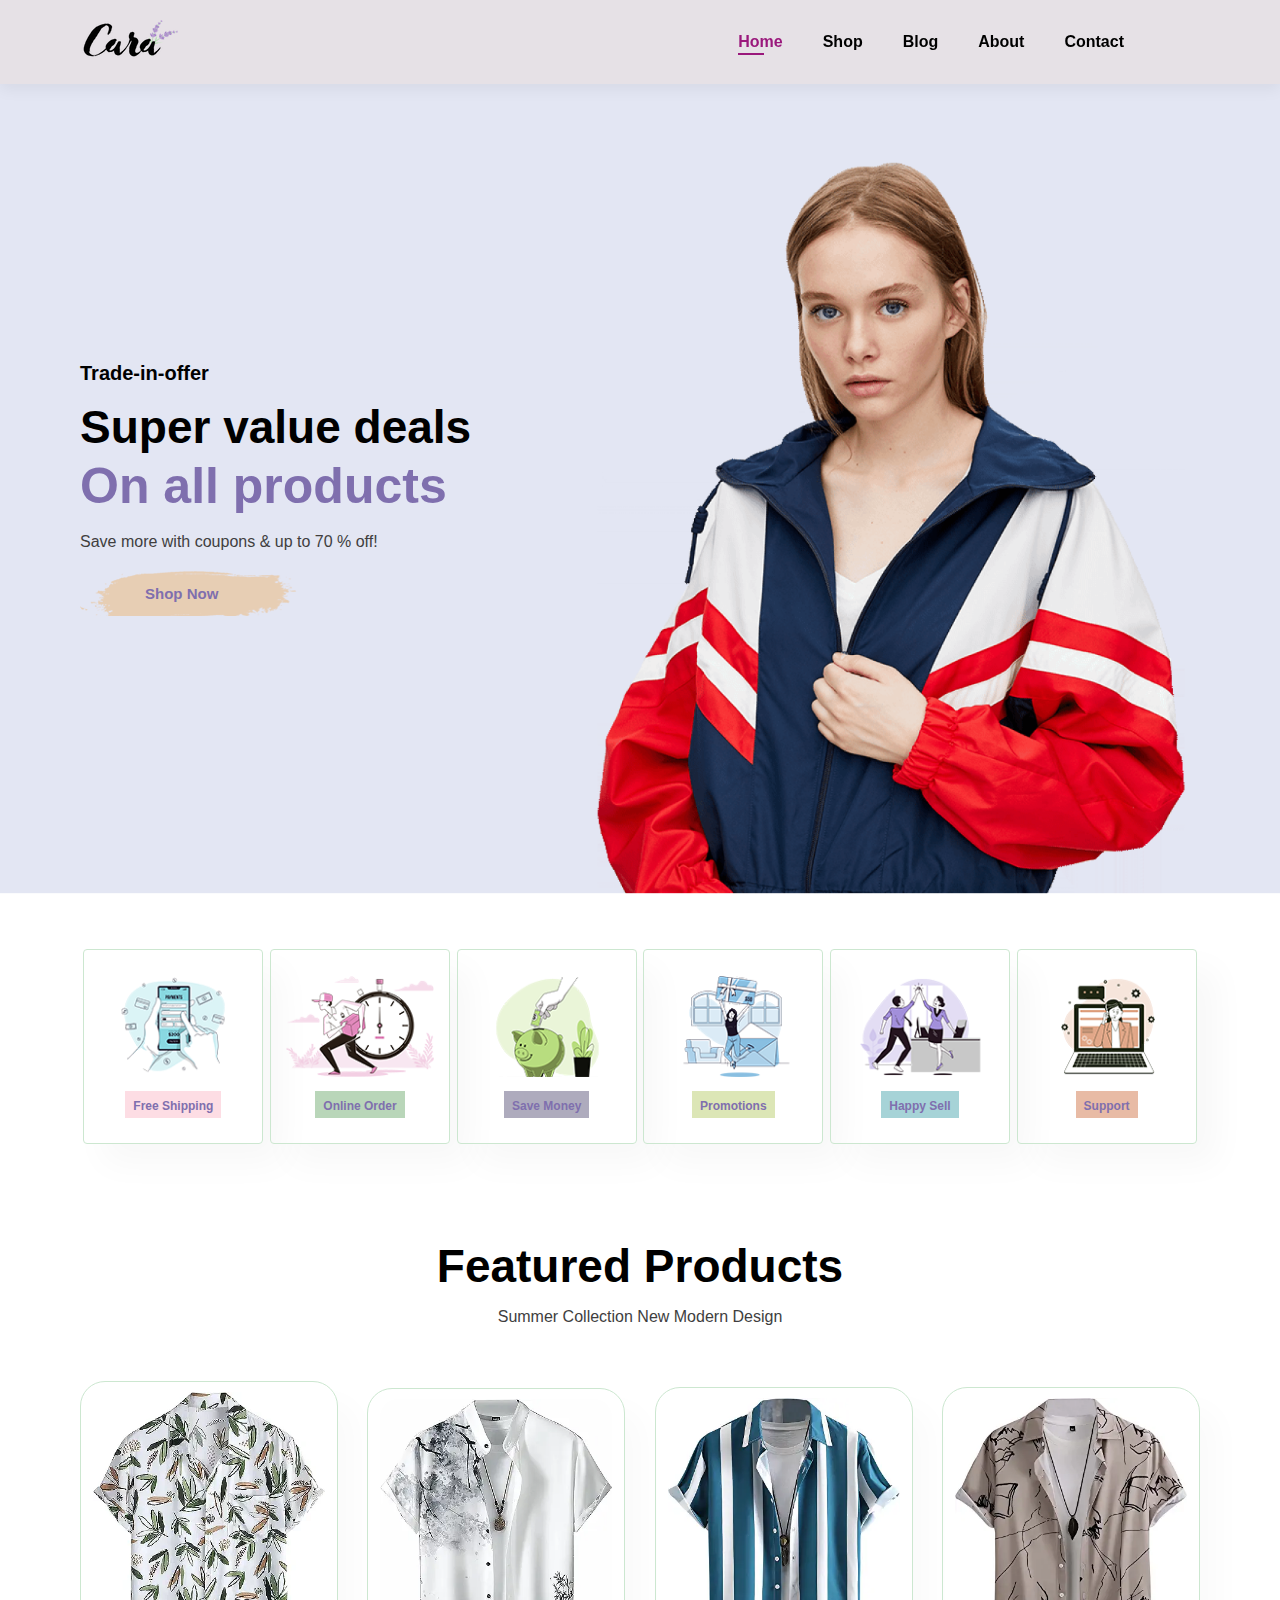
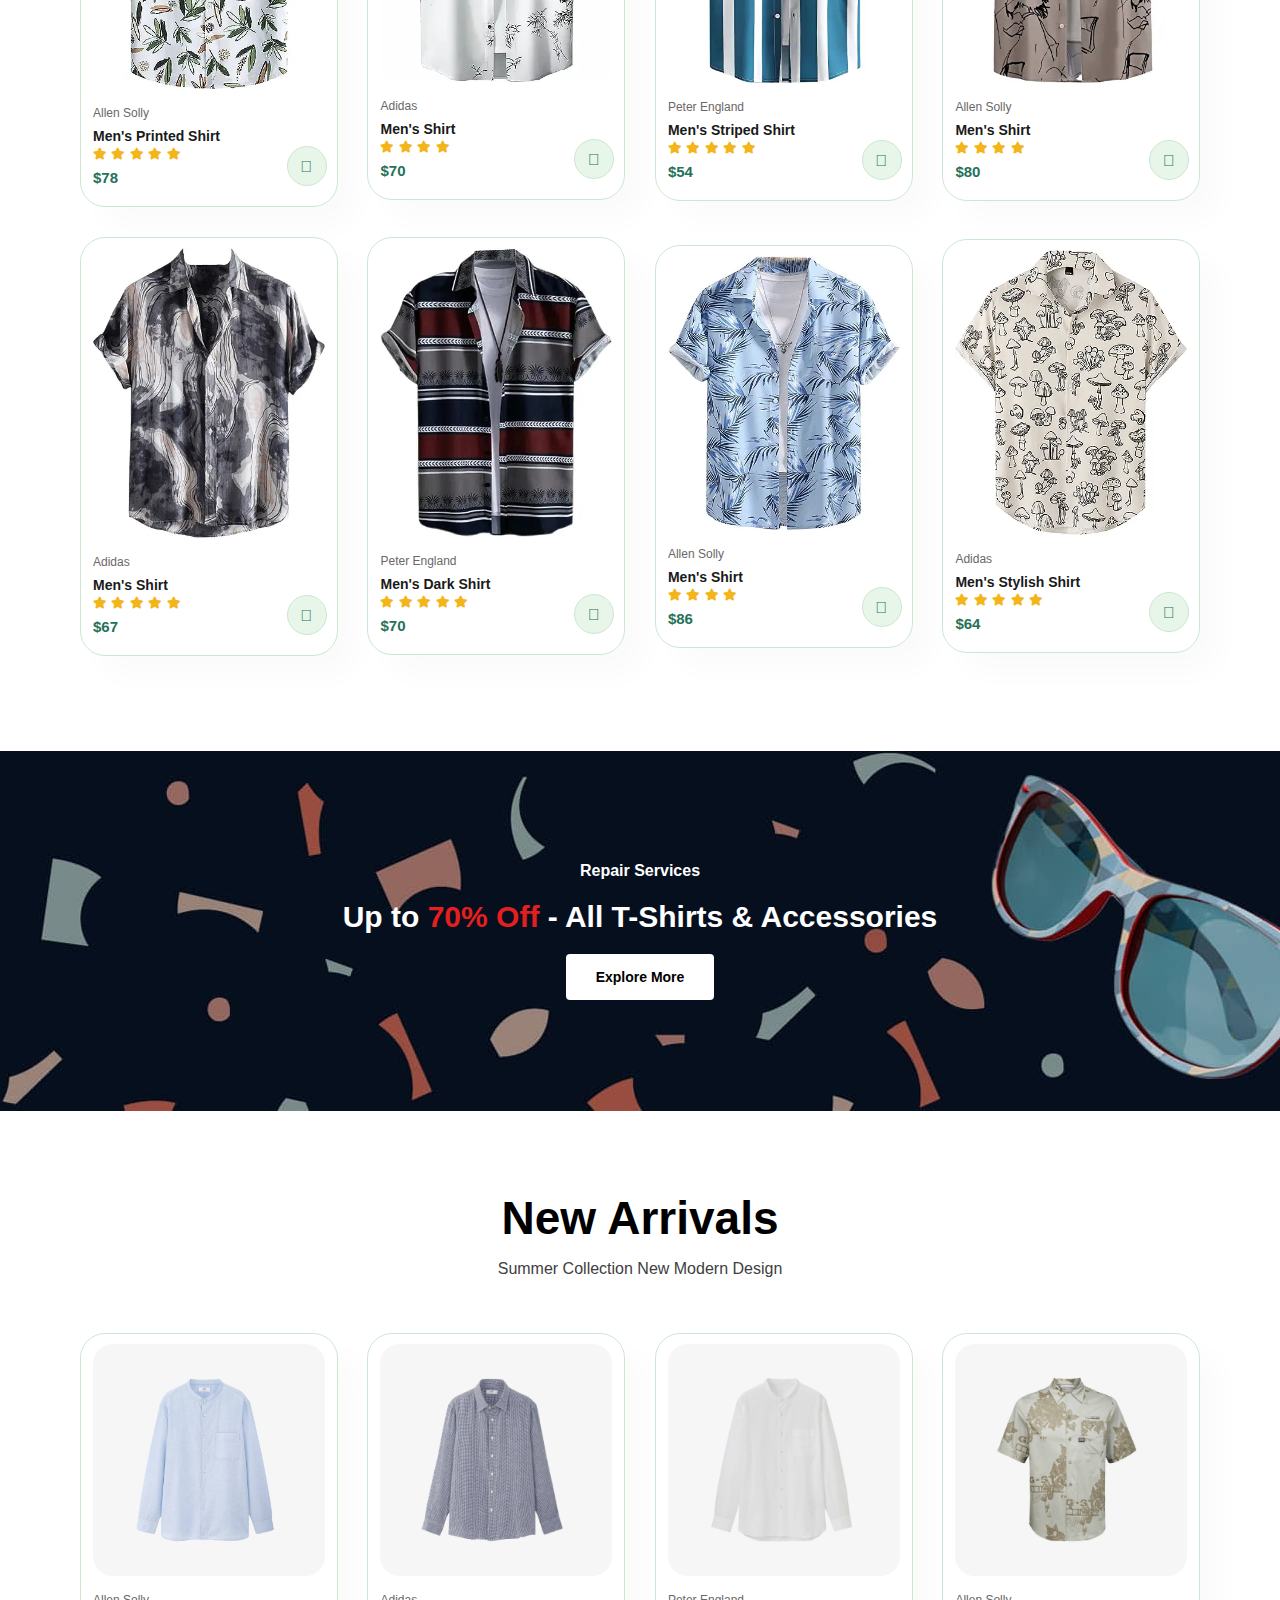
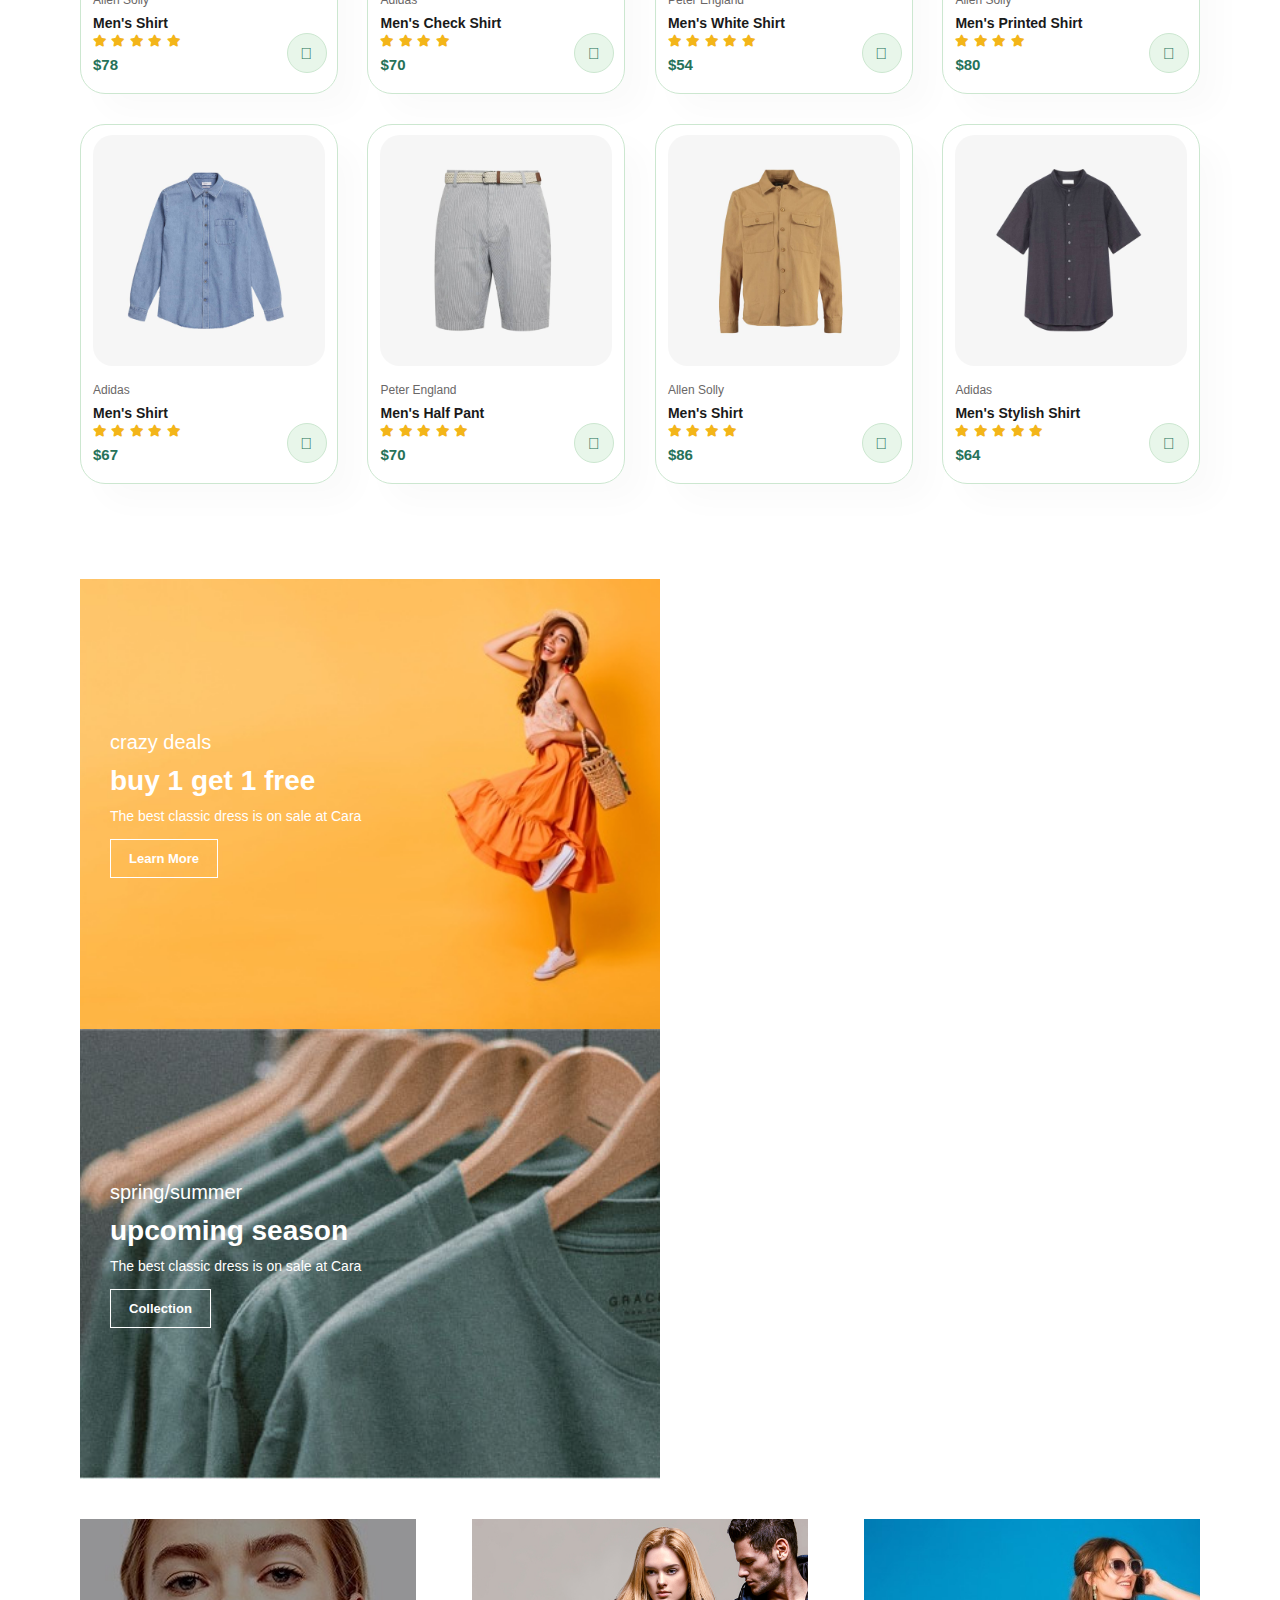
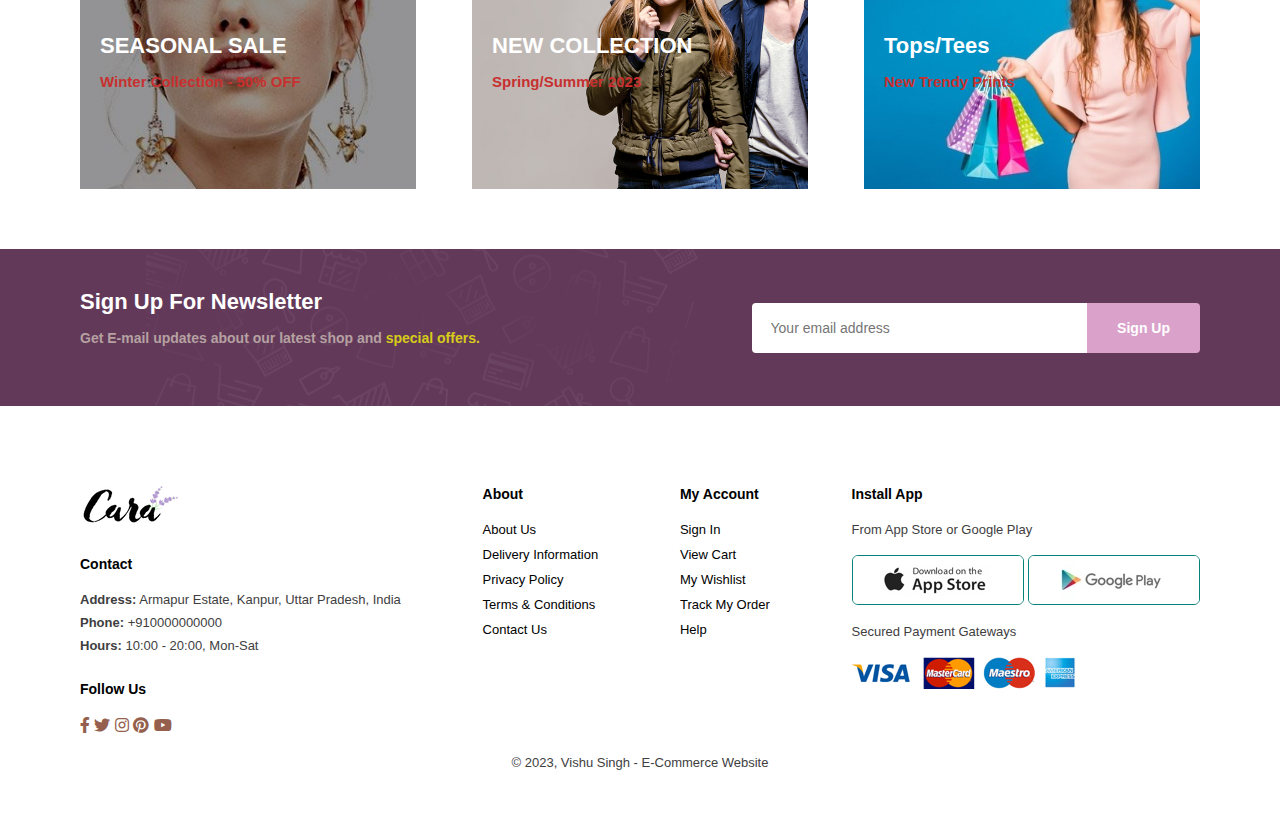
<file: index.html>
<!DOCTYPE html>
<html lang="en">
<head>
    <meta charset="UTF-8">
    <meta name="viewport" content="width=device-width, initial-scale=1.0">
    <title>E-Commerce Website</title>
    <link rel="stylesheet" href="https://pro.fontawesome.com/releases/v5.10.0/css/all.css">
    <link href="style.css" rel="stylesheet">
</head>
<body>
    <section id="header">
        <a href="#"><img src="./images/logo.png" class="logo" alt=""></a>

        <div>
                <ul id="navbar">
                    <li><a class="active" href="index.html">Home</a></li>
                    <li><a href="shop.html">Shop</a></li>
                    <li><a href="blog.html">Blog</a></li>
                    <li><a href="about.html">About</a></li>
                    <li><a href="contact.html">Contact</a></li>
                    <li id="lg-bag"><a href="cart.html"><i class="far fa-shopping-bag"></i></a></li>
                    <a href="#" id="close"><i class="far fa-times"></i></a>
                </ul>
        </div>

        <div id="mobile">
            <a href="cart.html"><i class="far fa-shopping-bag"></i></a>
            <i id="bar" class="fas fa-outdent"></i>
        </div>

    </section>

    <section id="hero">
        <h4>Trade-in-offer</h4>
        <h2>Super value deals</h2>
        <h1>On all products</h1>
        <p>Save more with coupons & up to 70 % off!</p>
        <button>Shop Now</button>
    </section>

    <section id="feature" class="section-p1">
        <div class="fe-box">
            <img src="images/features/f1.png" alt="">
            <h6>Free Shipping</h6>
        </div>
        <div class="fe-box">
            <img src="images/features/f2.png" alt="">
            <h6>Online Order</h6>
        </div>
        <div class="fe-box">
            <img src="images/features/f3.png" alt="">
            <h6>Save Money</h6>
        </div>
        <div class="fe-box">
            <img src="images/features/f4.png" alt="">
            <h6>Promotions</h6>
        </div>
        <div class="fe-box">
            <img src="images/features/f5.png" alt="">
            <h6>Happy Sell</h6>
        </div>
        <div class="fe-box">
            <img src="images/features/f6.png" alt="">
            <h6>Support</h6>
        </div>
    </section>

    <section id="product1" class="section-p1">
        <h2>Featured Products</h2>
        <p>Summer Collection New Modern Design</p>
        <div class="pro-container">
            <div class="pro">
                <img src="images/products/p1.webp" alt="">
                <div class="description">
                    <span>Allen Solly</span>
                    <h5>Men's Printed Shirt</h5>
                    <div class="star">
                        <i class="fas fa-star"></i>
                        <i class="fas fa-star"></i>
                        <i class="fas fa-star"></i>
                        <i class="fas fa-star"></i>
                        <i class="fas fa-star"></i>
                    </div>
                    <h4>$78</h4>
                </div>
                <a href="#"><i class="fal fa-shopping-cart cart"></i></a>
            </div>
            <div class="pro">
                <img src="images/products/p2.webp" alt="">
                <div class="description">
                    <span>Adidas</span>
                    <h5>Men's Shirt</h5>
                    <div class="star">
                        <i class="fas fa-star"></i>
                        <i class="fas fa-star"></i>
                        <i class="fas fa-star"></i>
                        <i class="fas fa-star"></i>
                    </div>
                    <h4>$70</h4>
                </div>
                <a href="#"><i class="fal fa-shopping-cart cart"></i></a>
            </div>
            <div class="pro">
                <img src="images/products/p3.webp" alt="">
                <div class="description">
                    <span>Peter England</span>
                    <h5>Men's Striped Shirt</h5>
                    <div class="star">
                        <i class="fas fa-star"></i>
                        <i class="fas fa-star"></i>
                        <i class="fas fa-star"></i>
                        <i class="fas fa-star"></i>
                        <i class="fas fa-star"></i>
                    </div>
                    <h4>$54</h4>
                </div>
                <a href="#"><i class="fal fa-shopping-cart cart"></i></a>
            </div>
            <div class="pro">
                <img src="images/products/p4.webp" alt="">
                <div class="description">
                    <span>Allen Solly</span>
                    <h5>Men's Shirt</h5>
                    <div class="star">
                        <i class="fas fa-star"></i>
                        <i class="fas fa-star"></i>
                        <i class="fas fa-star"></i>
                        <i class="fas fa-star"></i>
                    </div>
                    <h4>$80</h4>
                </div>
                <a href="#"><i class="fal fa-shopping-cart cart"></i></a>
            </div>
            <div class="pro">
                <img src="images/products/p5.webp" alt="">
                <div class="description">
                    <span>Adidas</span>
                    <h5>Men's Shirt</h5>
                    <div class="star">
                        <i class="fas fa-star"></i>
                        <i class="fas fa-star"></i>
                        <i class="fas fa-star"></i>
                        <i class="fas fa-star"></i>
                        <i class="fas fa-star"></i>
                    </div>
                    <h4>$67</h4>
                </div>
                <a href="#"><i class="fal fa-shopping-cart cart"></i></a>
            </div>
            <div class="pro">
                <img src="images/products/p6.webp" alt="">
                <div class="description">
                    <span>Peter England</span>
                    <h5>Men's Dark Shirt</h5>
                    <div class="star">
                        <i class="fas fa-star"></i>
                        <i class="fas fa-star"></i>
                        <i class="fas fa-star"></i>
                        <i class="fas fa-star"></i>
                        <i class="fas fa-star"></i>
                    </div>
                    <h4>$70</h4>
                </div>
                <a href="#"><i class="fal fa-shopping-cart cart"></i></a>
            </div>
            <div class="pro">
                <img src="images/products/p7.webp" alt="">
                <div class="description">
                    <span>Allen Solly</span>
                    <h5>Men's Shirt</h5>
                    <div class="star">
                        <i class="fas fa-star"></i>
                        <i class="fas fa-star"></i>
                        <i class="fas fa-star"></i>
                        <i class="fas fa-star"></i>
                    </div>
                    <h4>$86</h4>
                </div>
                <a href="#"><i class="fal fa-shopping-cart cart"></i></a>
            </div>
            <div class="pro">
                <img src="images/products/p8.webp" alt="">
                <div class="description">
                    <span>Adidas</span>
                    <h5>Men's Stylish Shirt</h5>
                    <div class="star">
                        <i class="fas fa-star"></i>
                        <i class="fas fa-star"></i>
                        <i class="fas fa-star"></i>
                        <i class="fas fa-star"></i>
                        <i class="fas fa-star"></i>
                    </div>
                    <h4>$64</h4>
                </div>
                <a href="#"><i class="fal fa-shopping-cart cart"></i></a>
            </div>
        </div>
    </section>

    <section id="banner" class="section-m1">
        <h4>Repair Services</h4>
        <h2>Up to <span>70% Off</span> - All T-Shirts & Accessories</h2>
        <button class="normal">Explore More</button>
    </section>

    <section id="product1" class="section-p1">
        <h2>New Arrivals</h2>
        <p>Summer Collection New Modern Design</p>
        <div class="pro-container">
            <div class="pro">
                <img src="images/products/n1.jpg" alt="">
                <div class="description">
                    <span>Allen Solly</span>
                    <h5>Men's Shirt</h5>
                    <div class="star">
                        <i class="fas fa-star"></i>
                        <i class="fas fa-star"></i>
                        <i class="fas fa-star"></i>
                        <i class="fas fa-star"></i>
                        <i class="fas fa-star"></i>
                    </div>
                    <h4>$78</h4>
                </div>
                <a href="#"><i class="fal fa-shopping-cart cart"></i></a>
            </div>
            <div class="pro">
                <img src="images/products/n2.jpg" alt="">
                <div class="description">
                    <span>Adidas</span>
                    <h5>Men's Check Shirt</h5>
                    <div class="star">
                        <i class="fas fa-star"></i>
                        <i class="fas fa-star"></i>
                        <i class="fas fa-star"></i>
                        <i class="fas fa-star"></i>
                    </div>
                    <h4>$70</h4>
                </div>
                <a href="#"><i class="fal fa-shopping-cart cart"></i></a>
            </div>
            <div class="pro">
                <img src="images/products/n3.jpg" alt="">
                <div class="description">
                    <span>Peter England</span>
                    <h5>Men's White Shirt</h5>
                    <div class="star">
                        <i class="fas fa-star"></i>
                        <i class="fas fa-star"></i>
                        <i class="fas fa-star"></i>
                        <i class="fas fa-star"></i>
                        <i class="fas fa-star"></i>
                    </div>
                    <h4>$54</h4>
                </div>
                <a href="#"><i class="fal fa-shopping-cart cart"></i></a>
            </div>
            <div class="pro">
                <img src="images/products/n4.jpg" alt="">
                <div class="description">
                    <span>Allen Solly</span>
                    <h5>Men's Printed Shirt</h5>
                    <div class="star">
                        <i class="fas fa-star"></i>
                        <i class="fas fa-star"></i>
                        <i class="fas fa-star"></i>
                        <i class="fas fa-star"></i>
                    </div>
                    <h4>$80</h4>
                </div>
                <a href="#"><i class="fal fa-shopping-cart cart"></i></a>
            </div>
            <div class="pro">
                <img src="images/products/n5.jpg" alt="">
                <div class="description">
                    <span>Adidas</span>
                    <h5>Men's Shirt</h5>
                    <div class="star">
                        <i class="fas fa-star"></i>
                        <i class="fas fa-star"></i>
                        <i class="fas fa-star"></i>
                        <i class="fas fa-star"></i>
                        <i class="fas fa-star"></i>
                    </div>
                    <h4>$67</h4>
                </div>
                <a href="#"><i class="fal fa-shopping-cart cart"></i></a>
            </div>
            <div class="pro">
                <img src="images/products/n6.jpg" alt="">
                <div class="description">
                    <span>Peter England</span>
                    <h5>Men's Half Pant</h5>
                    <div class="star">
                        <i class="fas fa-star"></i>
                        <i class="fas fa-star"></i>
                        <i class="fas fa-star"></i>
                        <i class="fas fa-star"></i>
                        <i class="fas fa-star"></i>
                    </div>
                    <h4>$70</h4>
                </div>
                <a href="#"><i class="fal fa-shopping-cart cart"></i></a>
            </div>
            <div class="pro">
                <img src="images/products/n7.jpg" alt="">
                <div class="description">
                    <span>Allen Solly</span>
                    <h5>Men's Shirt</h5>
                    <div class="star">
                        <i class="fas fa-star"></i>
                        <i class="fas fa-star"></i>
                        <i class="fas fa-star"></i>
                        <i class="fas fa-star"></i>
                    </div>
                    <h4>$86</h4>
                </div>
                <a href="#"><i class="fal fa-shopping-cart cart"></i></a>
            </div>
            <div class="pro">
                <img src="images/products/n8.jpg" alt="">
                <div class="description">
                    <span>Adidas</span>
                    <h5>Men's Stylish Shirt</h5>
                    <div class="star">
                        <i class="fas fa-star"></i>
                        <i class="fas fa-star"></i>
                        <i class="fas fa-star"></i>
                        <i class="fas fa-star"></i>
                        <i class="fas fa-star"></i>
                    </div>
                    <h4>$64</h4>
                </div>
                <a href="#"><i class="fal fa-shopping-cart cart"></i></a>
            </div>
        </div>
    </section>

    <section id="sm-banner" class="section-p1">
        <div class="banner-box">
            <h4>crazy deals</h4>
            <h2>buy 1 get 1 free</h2>
            <span>The best classic dress is on sale at Cara</span>
            <button class="white">Learn More</button>
        </div>
        <div class="banner-box banner-box2">
            <h4>spring/summer</h4>
            <h2>upcoming season</h2>
            <span>The best classic dress is on sale at Cara</span>
            <button class="white">Collection</button>
        </div>
    </section>

    <section id="banner3">
        <div class="banner-box">
            <h2>SEASONAL SALE</h2>
            <h3>Winter Collection - 50% OFF</h3>
        </div>
        <div class="banner-box banner-box2">
            <h2>NEW COLLECTION</h2>
            <h3>Spring/Summer 2023</h3>
        </div>
        <div class="banner-box banner-box3">
            <h2>Tops/Tees</h2>
            <h3>New Trendy Prints</h3>
        </div>
    </section>

    <section id="newsletter" class="section-p1 section-m1">
        <div class="newstext">
            <h4>Sign Up For Newsletter</h4>
            <p>Get E-mail updates about our latest shop and <span>special offers.</span></p>
        </div>
        <div class="form">
            <input type="text" placeholder="Your email address">
            <button class="normal" >Sign Up</button>
        </div>
    </section>

    <footer class="section-p1">
        <div class="col">
            <img class="logo" src="images/logo.png" alt="">
            <h4>Contact</h4>
            <p><strong>Address:</strong> Armapur Estate, Kanpur, Uttar Pradesh, India</p>
            <p><strong>Phone:</strong> +910000000000</p>
            <p><strong>Hours:</strong> 10:00 - 20:00, Mon-Sat</p>  
            <div class="follow">
                <h4>Follow Us</h4>
                <div class="icon">
                    <i class="fab fa-facebook-f"></i>
                    <i class="fab fa-twitter"></i>
                    <i class="fab fa-instagram"></i>
                    <i class="fab fa-pinterest"></i>
                    <i class="fab fa-youtube"></i>
                </div>
            </div>      
        </div>

        <div class="col">
            <h4>About</h4>
            <a href="#">About Us</a>
            <a href="#">Delivery Information</a>
            <a href="#">Privacy Policy</a>
            <a href="#">Terms & Conditions</a>
            <a href="#">Contact Us</a>
        </div>

        <div class="col">
            <h4>My Account</h4>
            <a href="#">Sign In</a>
            <a href="#">View Cart</a>
            <a href="#">My Wishlist</a>
            <a href="#">Track My Order</a>
            <a href="#">Help</a>
        </div>

        <div class="col install">
            <h4>Install App</h4>
            <p>From App Store or Google Play</p>
            <div class="row">
                <img src="images/payment/app.jpg" alt="">
                <img src="images/payment/play.jpg" alt="">
            </div>
            <p>Secured Payment Gateways</p>
            <img src="images/payment/pay.png" alt="">
        </div>
        <div class="copyright">
            <p>&#xa9 2023, Vishu Singh - E-Commerce Website</p>
        </div>
    </footer>

    <script src="script.js"></script>
</body>
</html>
</file>
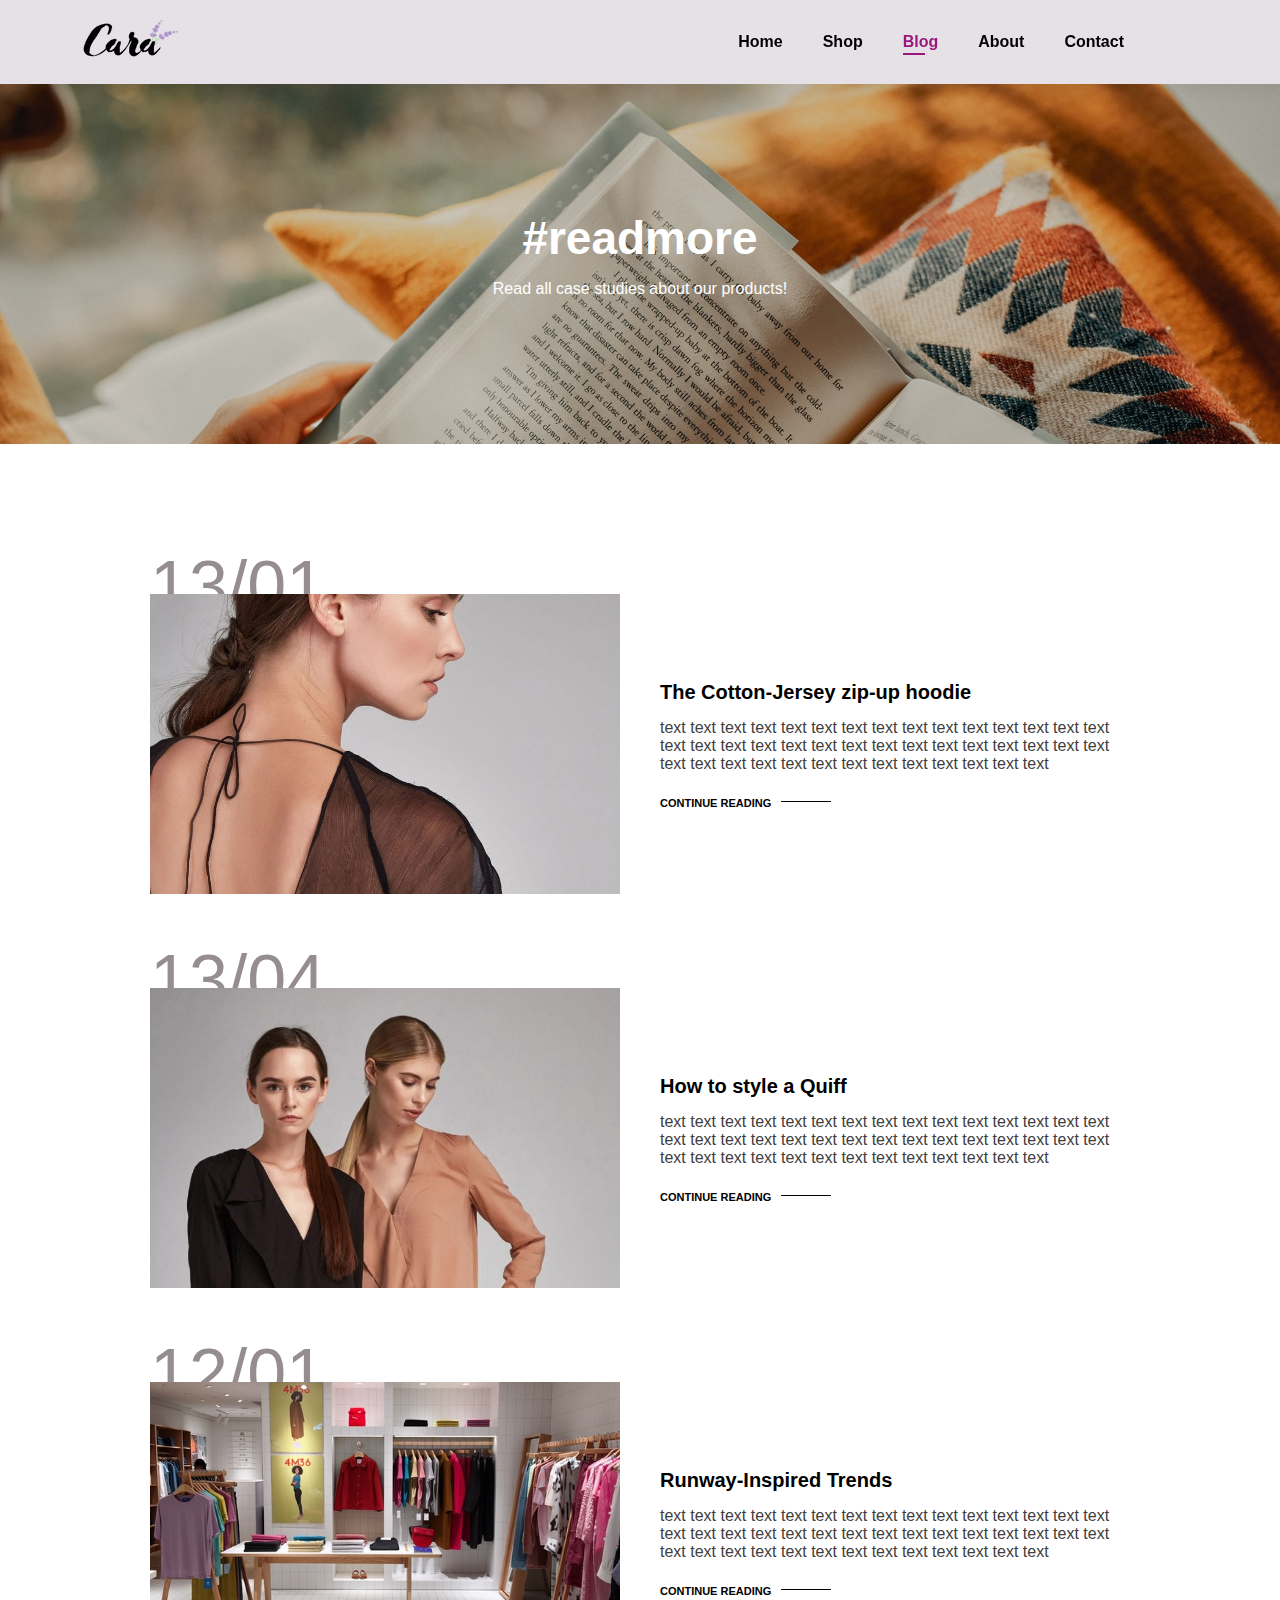
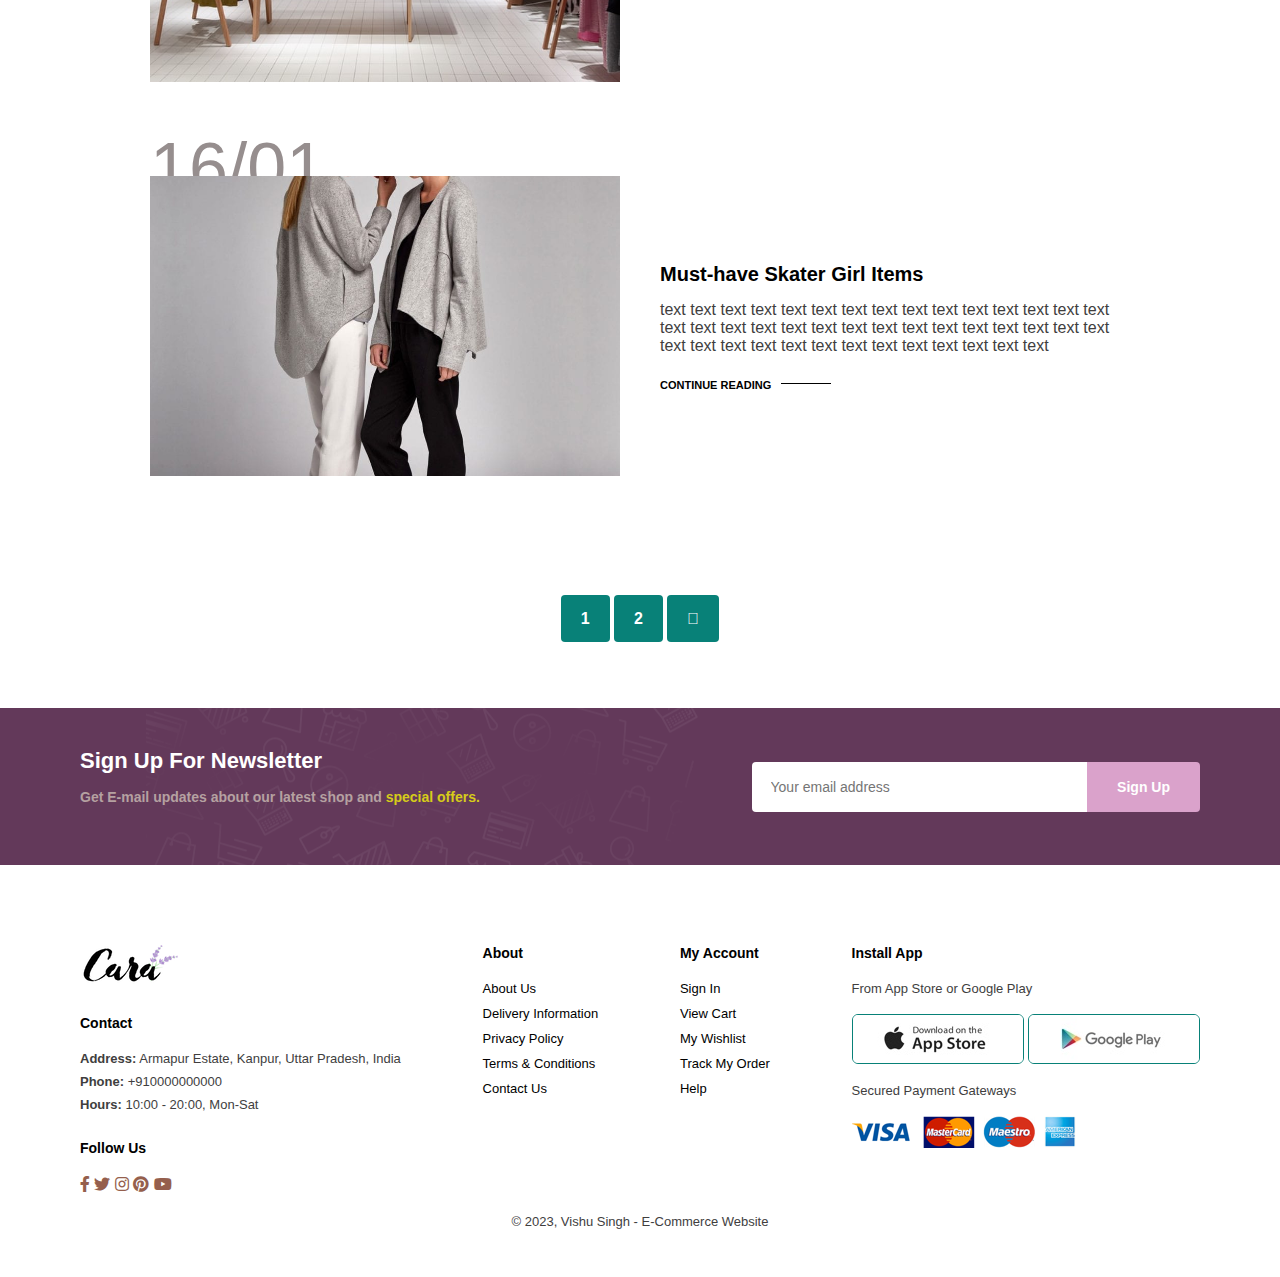
<file: blog.html>
<!DOCTYPE html>
<html lang="en">
<head>
    <meta charset="UTF-8">
    <meta name="viewport" content="width=device-width, initial-scale=1.0">
    <title>E-Commerce Website</title>
    <link rel="stylesheet" href="https://pro.fontawesome.com/releases/v5.10.0/css/all.css">
    <link href="style.css" rel="stylesheet">
</head>

<body>
    <section id="header">
        <a href="#"><img src="./images/logo.png" class="logo" alt=""></a>

        <div>
                <ul id="navbar">
                    <li><a href="index.html">Home</a></li>
                    <li><a href="shop.html">Shop</a></li>
                    <li><a class="active" href="blog.html">Blog</a></li>
                    <li><a href="about.html">About</a></li>
                    <li><a href="contact.html">Contact</a></li>
                    <li id="lg-bag"><a href="cart.html"><i class="far fa-shopping-bag"></i></a></li>
                    <a href="#" id="close"><i class="far fa-times"></i></a>
                </ul>
        </div>

        <div id="mobile">
            <a href="cart.html"><i class="far fa-shopping-bag"></i></a>
            <i id="bar" class="fas fa-outdent"></i>
        </div>

    </section>

    <section id="page-header" class="blog-header">
        <h2>#readmore</h2>
        <p>Read all case studies about our products!</p>
    </section>

    <section id="blog">
        <div class="blog-box">
            <div class="blog-img">
                <img src="images/blog/b1.jpg" alt="">
            </div>
            <div class="blog-details">
                <h4>The Cotton-Jersey zip-up hoodie</h4>
                <p> text text text text text text text text text text text text text text text text text text 
                    text text text text text text text text text text text text text text text text text text
                     text text text text text text text </p>
                     <a href="#">CONTINUE READING</a>
            </div>
            <h1>13/01</h1>
        </div>
        <div class="blog-box">
            <div class="blog-img">
                <img src="images/blog/b2.jpg" alt="">
            </div>
            <div class="blog-details">
                <h4>How to style a Quiff</h4>
                <p> text text text text text text text text text text text text text text text text text text 
                    text text text text text text text text text text text text text text text text text text
                     text text text text text text text </p>
                     <a href="#">CONTINUE READING</a>
            </div>
            <h1>13/04</h1>
        </div>
        <div class="blog-box">
            <div class="blog-img">
                <img src="images/blog/b3.jpg" alt="">
            </div>
            <div class="blog-details">
                <h4>Runway-Inspired Trends</h4>
                <p> text text text text text text text text text text text text text text text text text text 
                    text text text text text text text text text text text text text text text text text text
                     text text text text text text text </p>
                     <a href="#">CONTINUE READING</a>
            </div>
            <h1>12/01</h1>
        </div>
        <div class="blog-box">
            <div class="blog-img">
                <img src="images/blog/b4.jpg" alt="">
            </div>
            <div class="blog-details">
                <h4>Must-have Skater Girl Items</h4>
                <p> text text text text text text text text text text text text text text text text text text 
                    text text text text text text text text text text text text text text text text text text
                     text text text text text text text </p>
                     <a href="#">CONTINUE READING</a>
            </div>
            <h1>16/01</h1>
        </div>
    </section>

    <section id="pagination" class="section-p1">
        <a href="#">1</a>
        <a href="#">2</a>
        <a href="#"><i class="fal fa-long-arrow-alt-right"></i></a>
    </section>

    <section id="newsletter" class="section-p1 section-m1">
        <div class="newstext">
            <h4>Sign Up For Newsletter</h4>
            <p>Get E-mail updates about our latest shop and <span>special offers.</span></p>
        </div>
        <div class="form">
            <input type="text" placeholder="Your email address">
            <button class="normal" >Sign Up</button>
        </div>
    </section>

    <footer class="section-p1">
        <div class="col">
            <img class="logo" src="images/logo.png" alt="">
            <h4>Contact</h4>
            <p><strong>Address:</strong> Armapur Estate, Kanpur, Uttar Pradesh, India</p>
            <p><strong>Phone:</strong> +910000000000</p>
            <p><strong>Hours:</strong> 10:00 - 20:00, Mon-Sat</p>  
            <div class="follow">
                <h4>Follow Us</h4>
                <div class="icon">
                    <i class="fab fa-facebook-f"></i>
                    <i class="fab fa-twitter"></i>
                    <i class="fab fa-instagram"></i>
                    <i class="fab fa-pinterest"></i>
                    <i class="fab fa-youtube"></i>
                </div>
            </div>      
        </div>

        <div class="col">
            <h4>About</h4>
            <a href="#">About Us</a>
            <a href="#">Delivery Information</a>
            <a href="#">Privacy Policy</a>
            <a href="#">Terms & Conditions</a>
            <a href="#">Contact Us</a>
        </div>

        <div class="col">
            <h4>My Account</h4>
            <a href="#">Sign In</a>
            <a href="#">View Cart</a>
            <a href="#">My Wishlist</a>
            <a href="#">Track My Order</a>
            <a href="#">Help</a>
        </div>

        <div class="col install">
            <h4>Install App</h4>
            <p>From App Store or Google Play</p>
            <div class="row">
                <img src="images/payment/app.jpg" alt="">
                <img src="images/payment/play.jpg" alt="">
            </div>
            <p>Secured Payment Gateways</p>
            <img src="images/payment/pay.png" alt="">
        </div>
        <div class="copyright">
            <p>&#xa9 2023, Vishu Singh - E-Commerce Website</p>
        </div>
    </footer>

    
    <script src="script.js"></script>
</body>
</html>
</file>
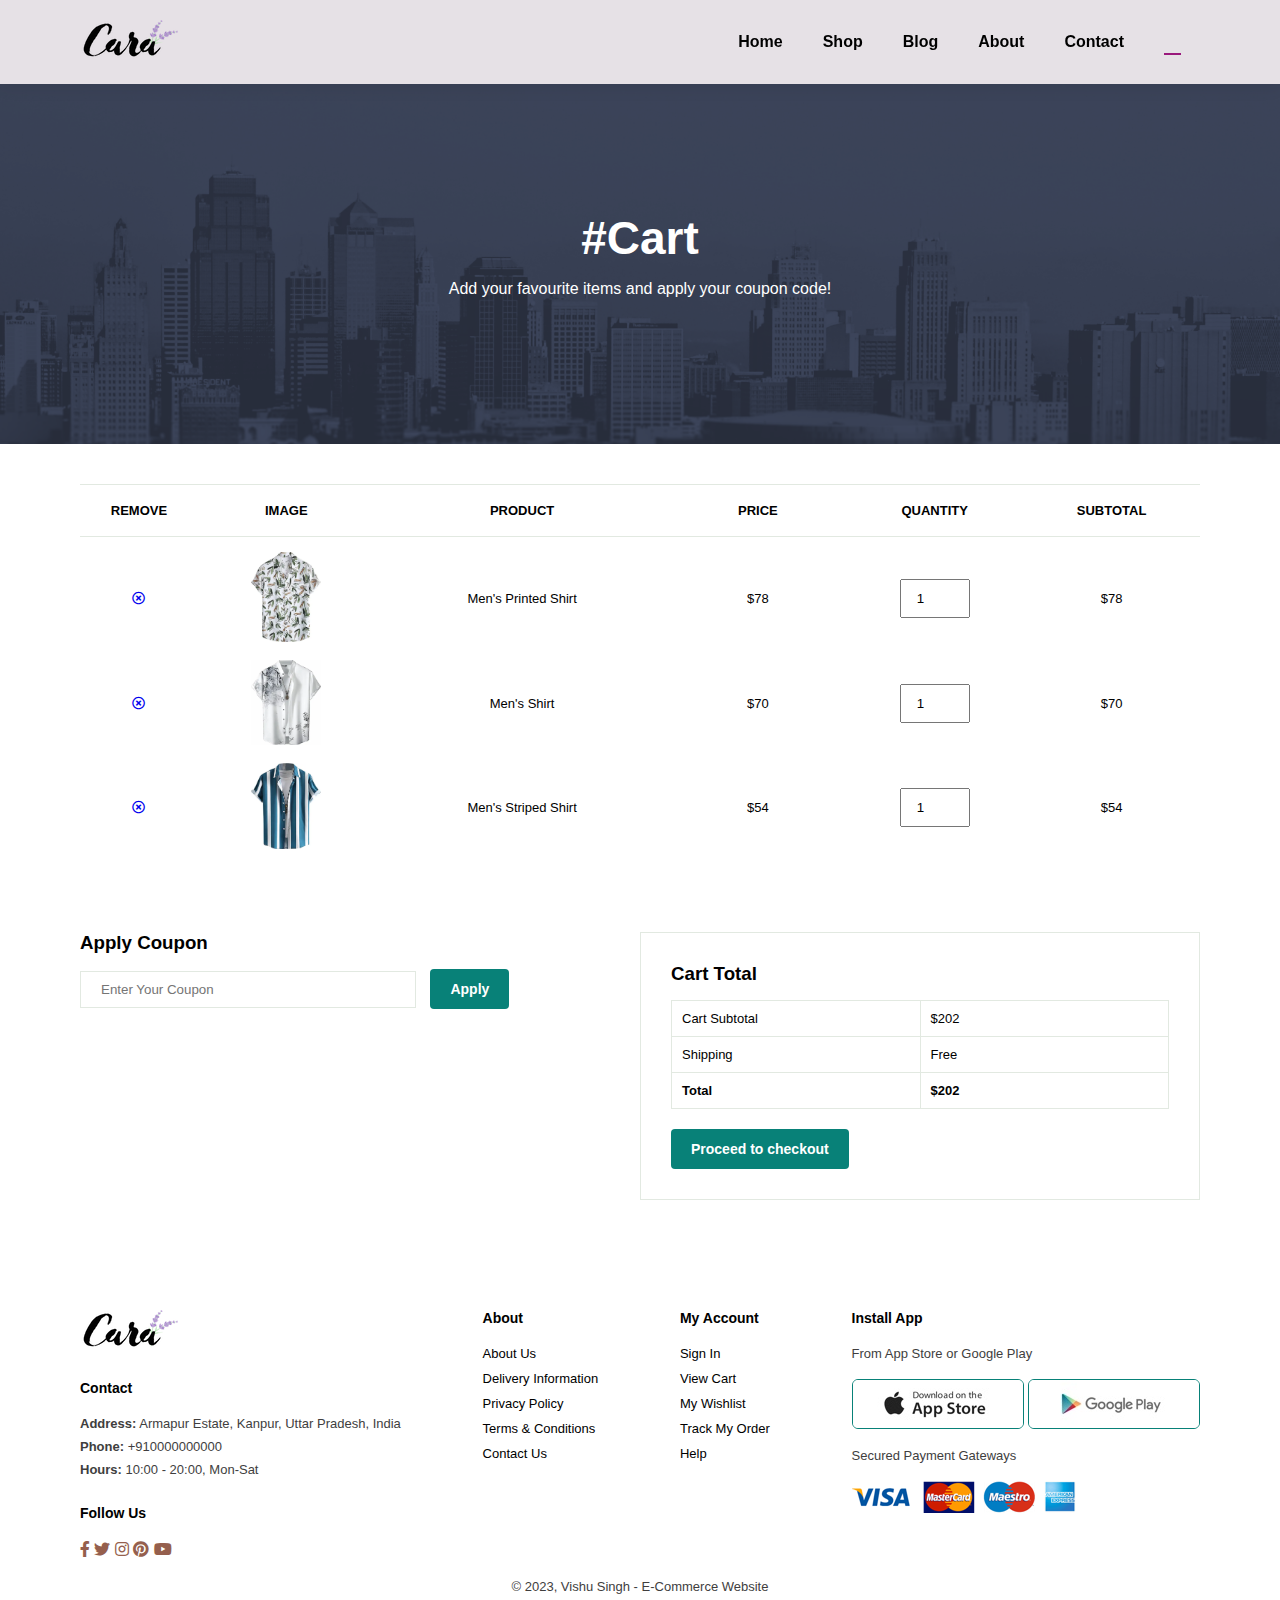
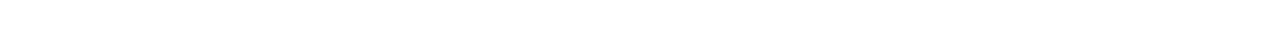
<file: cart.html>
<!DOCTYPE html>
<html lang="en">
<head>
    <meta charset="UTF-8">
    <meta name="viewport" content="width=device-width, initial-scale=1.0">
    <title>E-Commerce Website</title>
    <link rel="stylesheet" href="https://pro.fontawesome.com/releases/v5.10.0/css/all.css">
    <link href="style.css" rel="stylesheet">
</head>

<body>
    <section id="header">
        <a href="#"><img src="./images/logo.png" class="logo" alt=""></a>

        <div>
                <ul id="navbar">
                    <li><a href="index.html">Home</a></li>
                    <li><a href="shop.html">Shop</a></li>
                    <li><a href="blog.html">Blog</a></li>
                    <li><a href="about.html">About</a></li>
                    <li><a href="contact.html">Contact</a></li>
                    <li id="lg-bag"><a class="active" href="cart.html"><i class="far fa-shopping-bag"></i></a></li>
                    <a href="#" id="close"><i class="far fa-times"></i></a>
                </ul>
        </div>

        <div id="mobile">
            <a href="cart.html"><i class="far fa-shopping-bag"></i></a>
            <i id="bar" class="fas fa-outdent"></i>
        </div>

    </section>

    <section id="page-header" class="about-header">
        <h2>#Cart</h2>
        <p>Add your favourite items and apply your coupon code!</p>
    </section>

    <section id="cart" class="section-p1">
        <table width="100%">
          <thead>
            <tr>
                <td>Remove</td>
                <td>Image</td>
                <td>Product</td>
                <td>Price</td>
                <td>Quantity</td>
                <td>Subtotal</td>
            </tr>
          </thead> 
          <tbody>
            <tr>
                <td><a href="#"><i class="far fa-times-circle"></i></a></td>
                <td><img src="images/products/p1.webp" alt=""></td>
                <td>Men's Printed Shirt</td>
                <td>$78</td>
                <td><input type="number" value="1"></td>
                <td>$78</td>
            </tr>
            <tr>
                <td><a href="#"><i class="far fa-times-circle"></i></a></td>
                <td><img src="images/products/p2.webp" alt=""></td>
                <td>Men's Shirt</td>
                <td>$70</td>
                <td><input type="number" value="1"></td>
                <td>$70</td>
            </tr>
            <tr>
                <td><a href="#"><i class="far fa-times-circle"></i></a></td>
                <td><img src="images/products/p3.webp" alt=""></td>
                <td>Men's Striped Shirt</td>
                <td>$54</td>
                <td><input type="number" value="1"></td>
                <td>$54</td>
            </tr>
          </tbody>
        </table>
    </section>

    <section id="cart-add" class="section-p1">
        <div id="coupon">
            <h3>Apply Coupon</h3>
            <div>
                <input type="text" placeholder="Enter Your Coupon">
                <button class="normal">Apply</button>
            </div>
        </div>
        
        <div id="subtotal">
            <h3>Cart Total</h3>
            <table>
               <tr>
                <td>Cart Subtotal</td>
                <td>$202</td>
               </tr> 
               <tr>
                <td>Shipping</td>
                <td>Free</td>
               </tr>
               <tr>
                <td><strong>Total</strong></td>
                <td><strong>$202</strong></td>
               </tr>
            </table>
            <button class="normal">Proceed to checkout</button>
        </div>
    </section>

    <footer class="section-p1">
        <div class="col">
            <img class="logo" src="images/logo.png" alt="">
            <h4>Contact</h4>
            <p><strong>Address:</strong> Armapur Estate, Kanpur, Uttar Pradesh, India</p>
            <p><strong>Phone:</strong> +910000000000</p>
            <p><strong>Hours:</strong> 10:00 - 20:00, Mon-Sat</p>  
            <div class="follow">
                <h4>Follow Us</h4>
                <div class="icon">
                    <i class="fab fa-facebook-f"></i>
                    <i class="fab fa-twitter"></i>
                    <i class="fab fa-instagram"></i>
                    <i class="fab fa-pinterest"></i>
                    <i class="fab fa-youtube"></i>
                </div>
            </div>      
        </div>

        <div class="col">
            <h4>About</h4>
            <a href="#">About Us</a>
            <a href="#">Delivery Information</a>
            <a href="#">Privacy Policy</a>
            <a href="#">Terms & Conditions</a>
            <a href="#">Contact Us</a>
        </div>

        <div class="col">
            <h4>My Account</h4>
            <a href="#">Sign In</a>
            <a href="#">View Cart</a>
            <a href="#">My Wishlist</a>
            <a href="#">Track My Order</a>
            <a href="#">Help</a>
        </div>

        <div class="col install">
            <h4>Install App</h4>
            <p>From App Store or Google Play</p>
            <div class="row">
                <img src="images/payment/app.jpg" alt="">
                <img src="images/payment/play.jpg" alt="">
            </div>
            <p>Secured Payment Gateways</p>
            <img src="images/payment/pay.png" alt="">
        </div>
        <div class="copyright">
            <p>&#xa9 2023, Vishu Singh - E-Commerce Website</p>
        </div>
    </footer>

    
    <script src="script.js"></script>
</body>
</html>
</file>
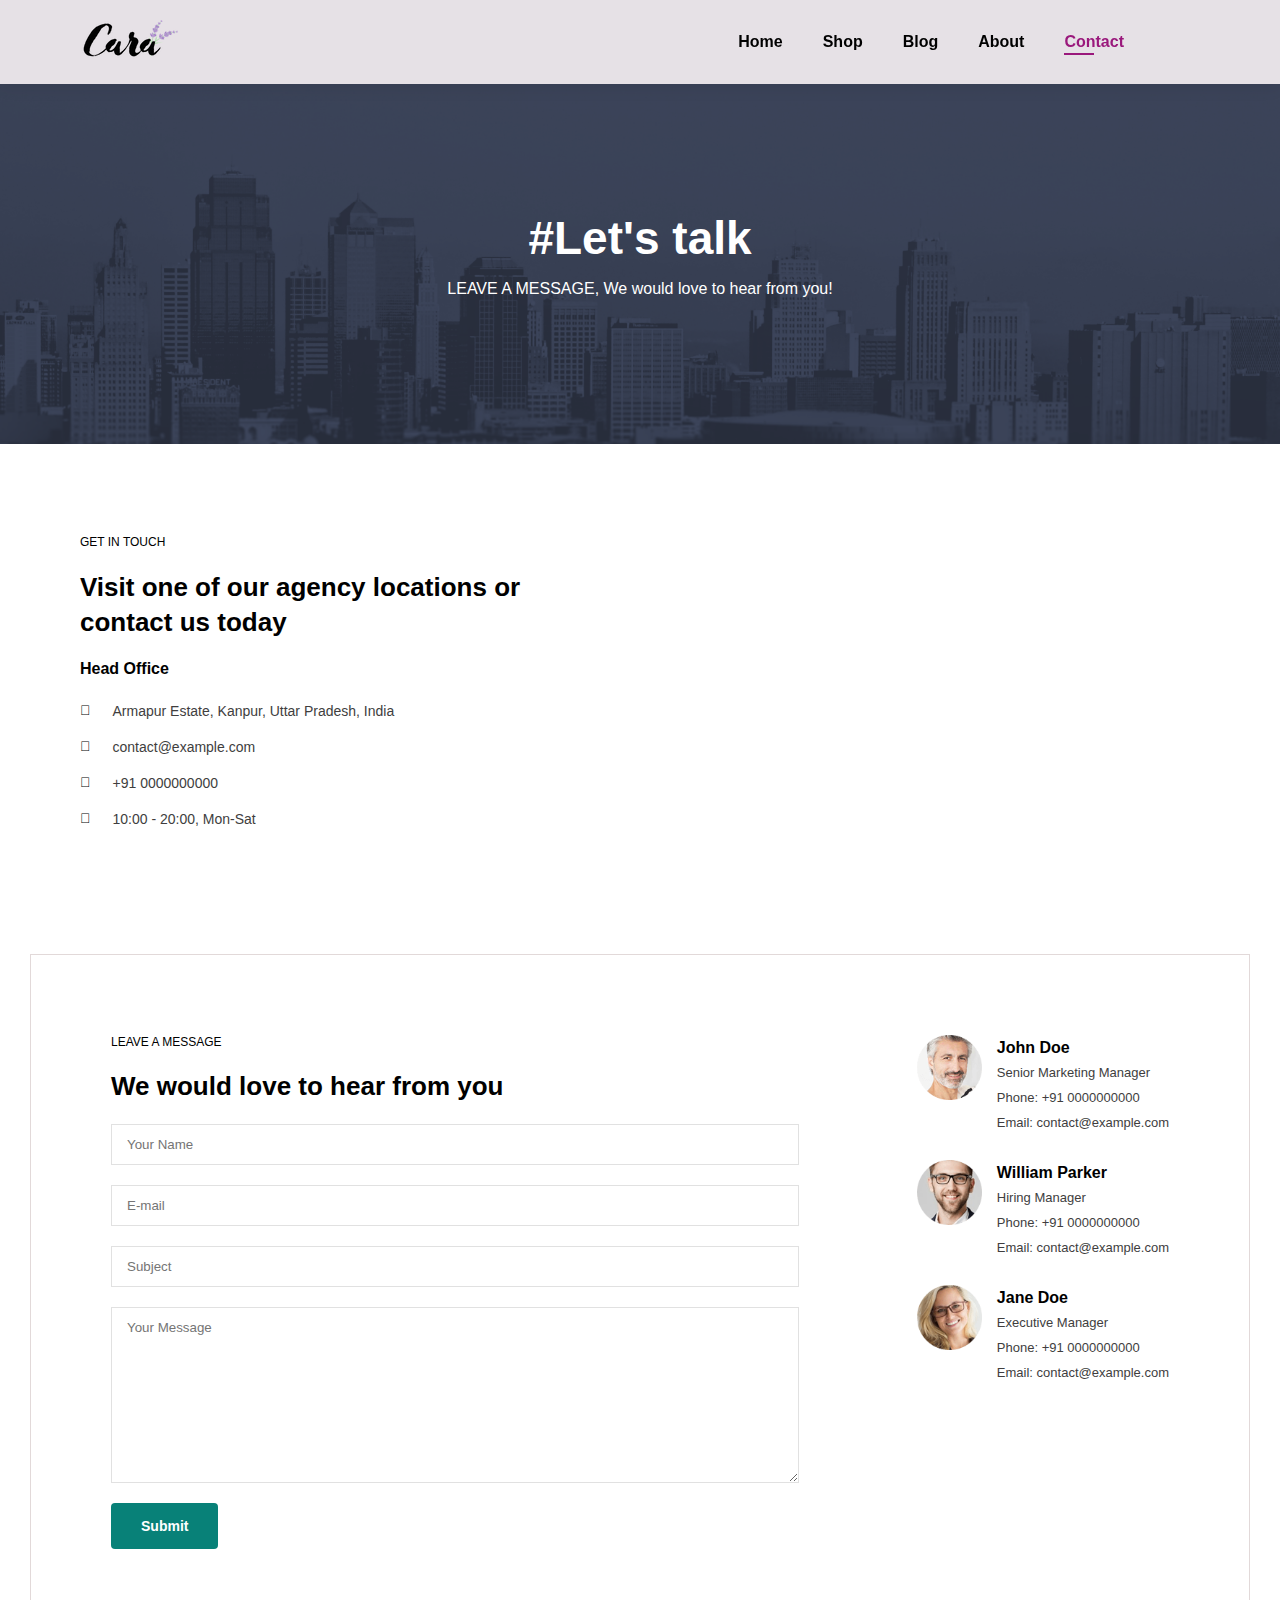
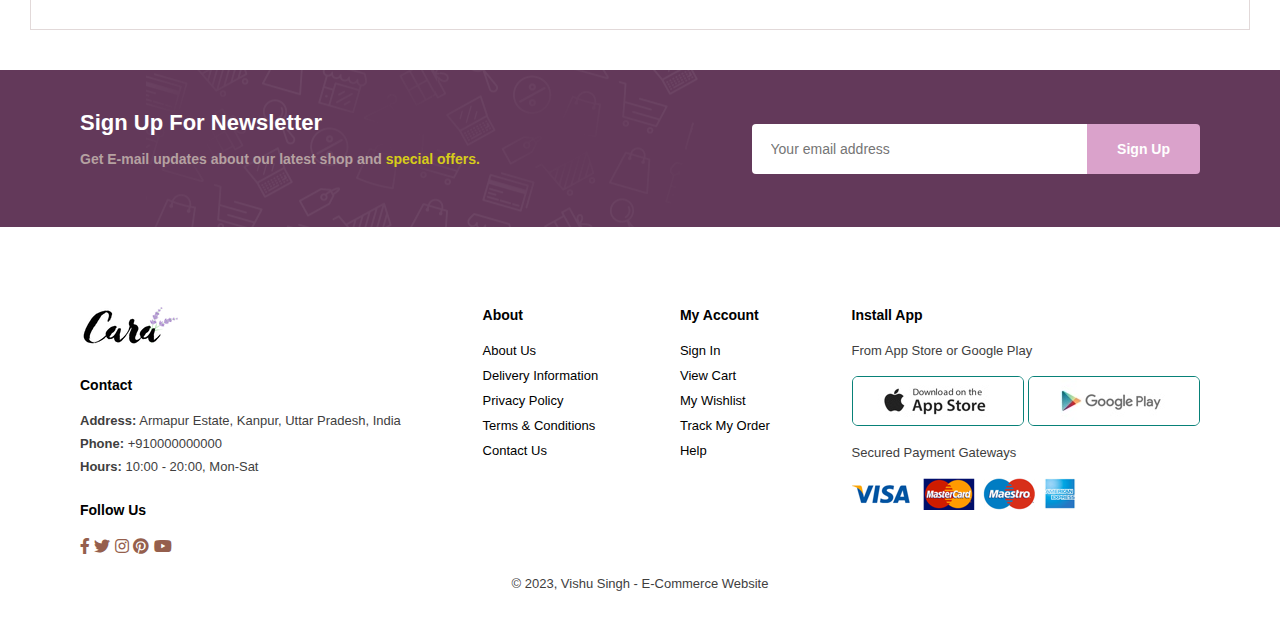
<file: contact.html>
<!DOCTYPE html>
<html lang="en">
<head>
    <meta charset="UTF-8">
    <meta name="viewport" content="width=device-width, initial-scale=1.0">
    <title>E-Commerce Website</title>
    <link rel="stylesheet" href="https://pro.fontawesome.com/releases/v5.10.0/css/all.css">
    <link href="style.css" rel="stylesheet">
</head>

<body>
    <section id="header">
        <a href="#"><img src="./images/logo.png" class="logo" alt=""></a>

        <div>
                <ul id="navbar">
                    <li><a href="index.html">Home</a></li>
                    <li><a href="shop.html">Shop</a></li>
                    <li><a href="blog.html">Blog</a></li>
                    <li><a href="about.html">About</a></li>
                    <li><a class="active" href="contact.html">Contact</a></li>
                    <li id="lg-bag"><a href="cart.html"><i class="far fa-shopping-bag"></i></a></li>
                    <a href="#" id="close"><i class="far fa-times"></i></a>
                </ul>
        </div>

        <div id="mobile">
            <a href="cart.html"><i class="far fa-shopping-bag"></i></a>
            <i id="bar" class="fas fa-outdent"></i>
        </div>

    </section>

    <section id="page-header" class="about-header">
        <h2>#Let's talk</h2>
        <p>LEAVE A MESSAGE, We would love to hear from you!</p>
    </section>

    <section id="contact-details" class="section-p1">
        <div class="details">
            <span>GET IN TOUCH</span>
            <h2>Visit one of our agency locations or contact us today</h2>
            <h3>Head Office</h3>
            <div>
                <li>
                    <i class="fal fa-map"></i>
                    <p>Armapur Estate, Kanpur, Uttar Pradesh, India</p>
                </li>
                <li>
                    <i class="fal fa-envelope"></i>
                    <p>contact@example.com</p>
                </li>
                <li>
                    <i class="fal fa-phone-alt"></i>
                    <p>+91 0000000000</p>
                </li>
                <li>
                    <i class="fal fa-clock"></i>
                    <p>10:00 - 20:00, Mon-Sat</p>
                </li>
            </div>
        </div>

        <div class="map">
            <iframe src="https://www.google.com/maps/embed?pb=!1m18!1m12!1m3!1d14284.669736419139!2d80.33693659999997!3d26.48255335000002!2m3!1f0!2f0!3f0!3m2!1i1024!2i768!4f13.1!3m3!1m2!1s0x399c38979337e8c1%3A0x59de6e6a38be89a7!2sPermat%2C%20Kanpur%2C%20Uttar%20Pradesh%20208001!5e0!3m2!1sen!2sin!4v1698224171056!5m2!1sen!2sin" 
            width="600" height="450" style="border:0;" allowfullscreen="" loading="lazy" referrerpolicy="no-referrer-when-downgrade">
            </iframe>
        </div>
    </section>

    <section id="form-details"> 
        <form action="">
            <span>LEAVE A MESSAGE</span>
            <h2>We would love to hear from you</h2>
            <input type="text" placeholder="Your Name">
            <input type="text" placeholder="E-mail">
            <input type="text" placeholder="Subject">
            <textarea name="" id="" cols="30" rows="10" placeholder="Your Message"></textarea>
            <button class="normal">Submit</button>
        </form>

        <div class="people">
            <div>
                <img src="images/people/1.png" alt="">
                <p><span>John Doe</span> Senior Marketing Manager <br> 
                Phone: +91 0000000000 <br> Email: contact@example.com</p>
            </div>
            <div>
                <img src="images/people/2.png" alt="">
                <p><span>William Parker</span> Hiring Manager <br> 
                Phone: +91 0000000000 <br> Email: contact@example.com</p>
            </div>
            <div>
                <img src="images/people/3.png" alt="">
                <p><span>Jane Doe</span> Executive Manager <br> 
                Phone: +91 0000000000 <br> Email: contact@example.com</p>
            </div>
        </div>
    </section>

    <section id="newsletter" class="section-p1 section-m1">
        <div class="newstext">
            <h4>Sign Up For Newsletter</h4>
            <p>Get E-mail updates about our latest shop and <span>special offers.</span></p>
        </div>
        <div class="form">
            <input type="text" placeholder="Your email address">
            <button class="normal" >Sign Up</button>
        </div>
    </section>

    <footer class="section-p1">
        <div class="col">
            <img class="logo" src="images/logo.png" alt="">
            <h4>Contact</h4>
            <p><strong>Address:</strong> Armapur Estate, Kanpur, Uttar Pradesh, India</p>
            <p><strong>Phone:</strong> +910000000000</p>
            <p><strong>Hours:</strong> 10:00 - 20:00, Mon-Sat</p>  
            <div class="follow">
                <h4>Follow Us</h4>
                <div class="icon">
                    <i class="fab fa-facebook-f"></i>
                    <i class="fab fa-twitter"></i>
                    <i class="fab fa-instagram"></i>
                    <i class="fab fa-pinterest"></i>
                    <i class="fab fa-youtube"></i>
                </div>
            </div>      
        </div>

        <div class="col">
            <h4>About</h4>
            <a href="#">About Us</a>
            <a href="#">Delivery Information</a>
            <a href="#">Privacy Policy</a>
            <a href="#">Terms & Conditions</a>
            <a href="#">Contact Us</a>
        </div>

        <div class="col">
            <h4>My Account</h4>
            <a href="#">Sign In</a>
            <a href="#">View Cart</a>
            <a href="#">My Wishlist</a>
            <a href="#">Track My Order</a>
            <a href="#">Help</a>
        </div>

        <div class="col install">
            <h4>Install App</h4>
            <p>From App Store or Google Play</p>
            <div class="row">
                <img src="images/payment/app.jpg" alt="">
                <img src="images/payment/play.jpg" alt="">
            </div>
            <p>Secured Payment Gateways</p>
            <img src="images/payment/pay.png" alt="">
        </div>
        <div class="copyright">
            <p>&#xa9 2023, Vishu Singh - E-Commerce Website</p>
        </div>
    </footer>

    
    <script src="script.js"></script>
</body>
</html>
</file>
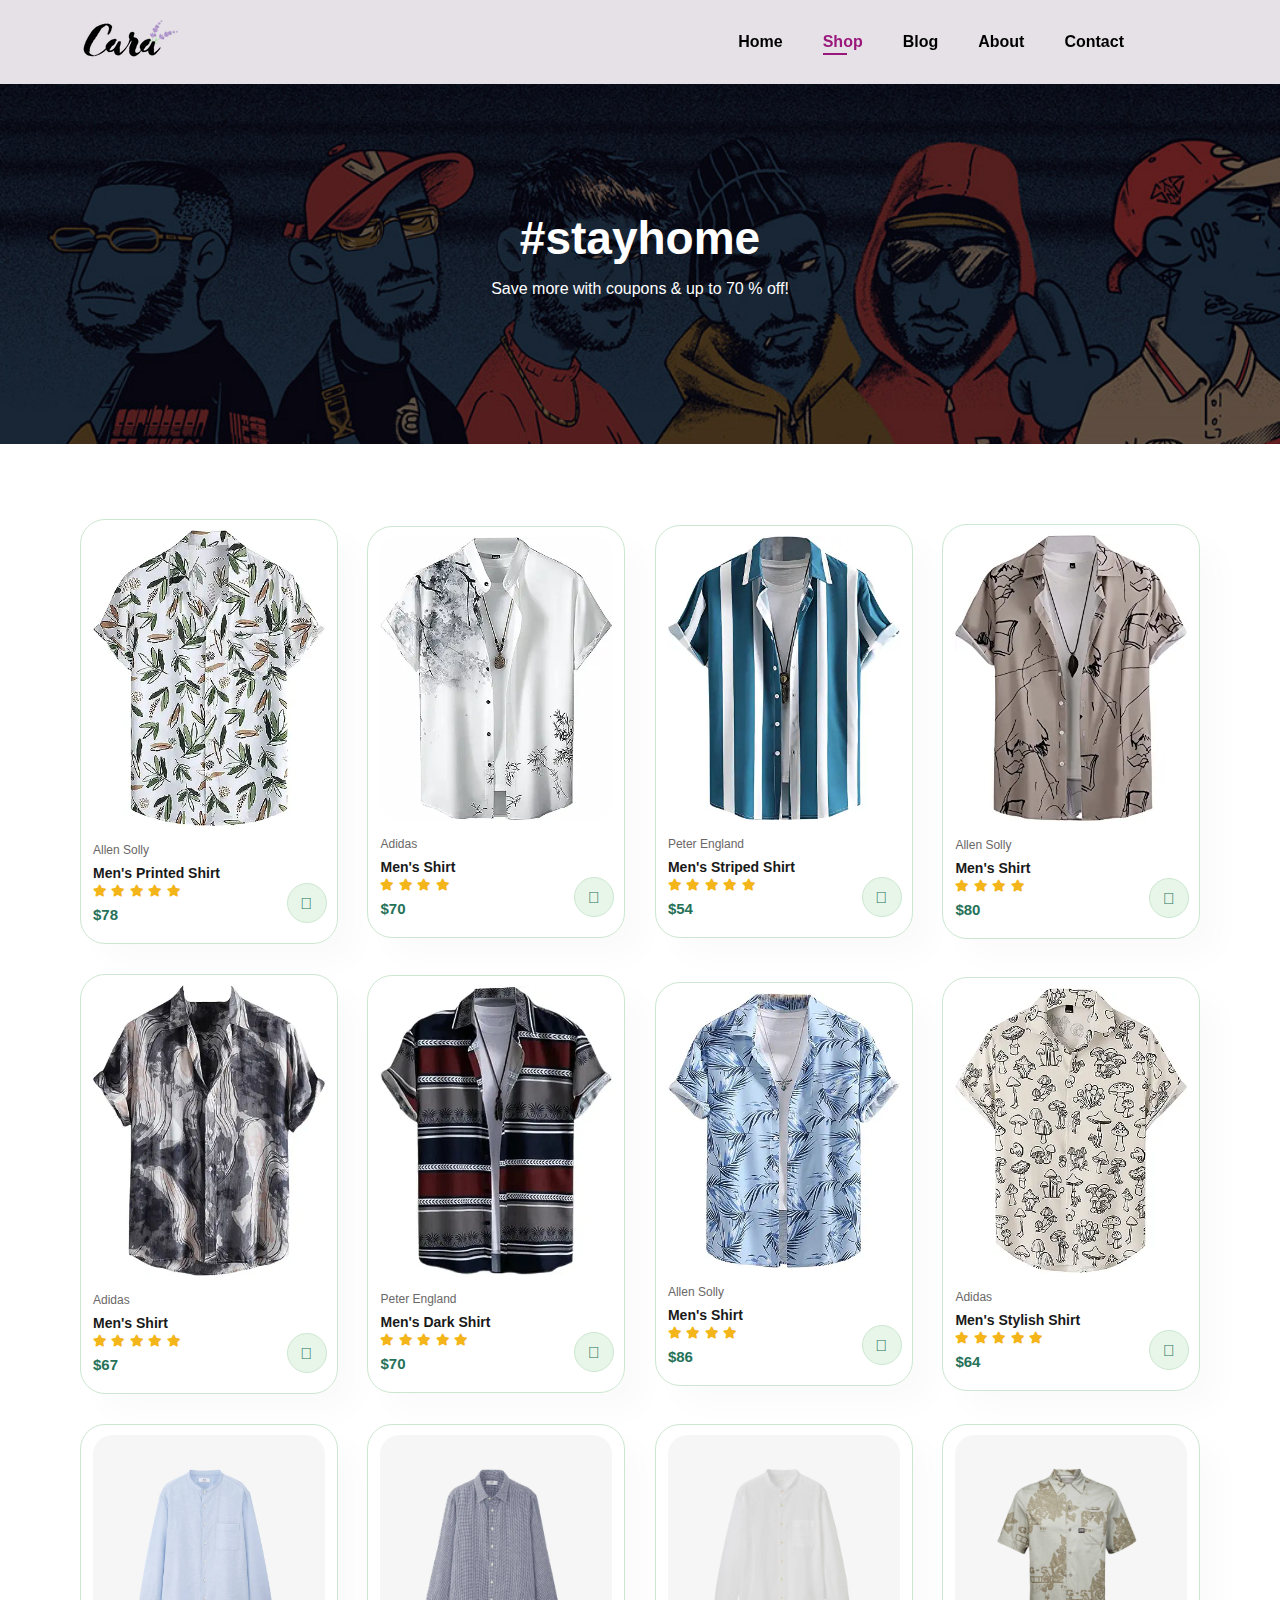
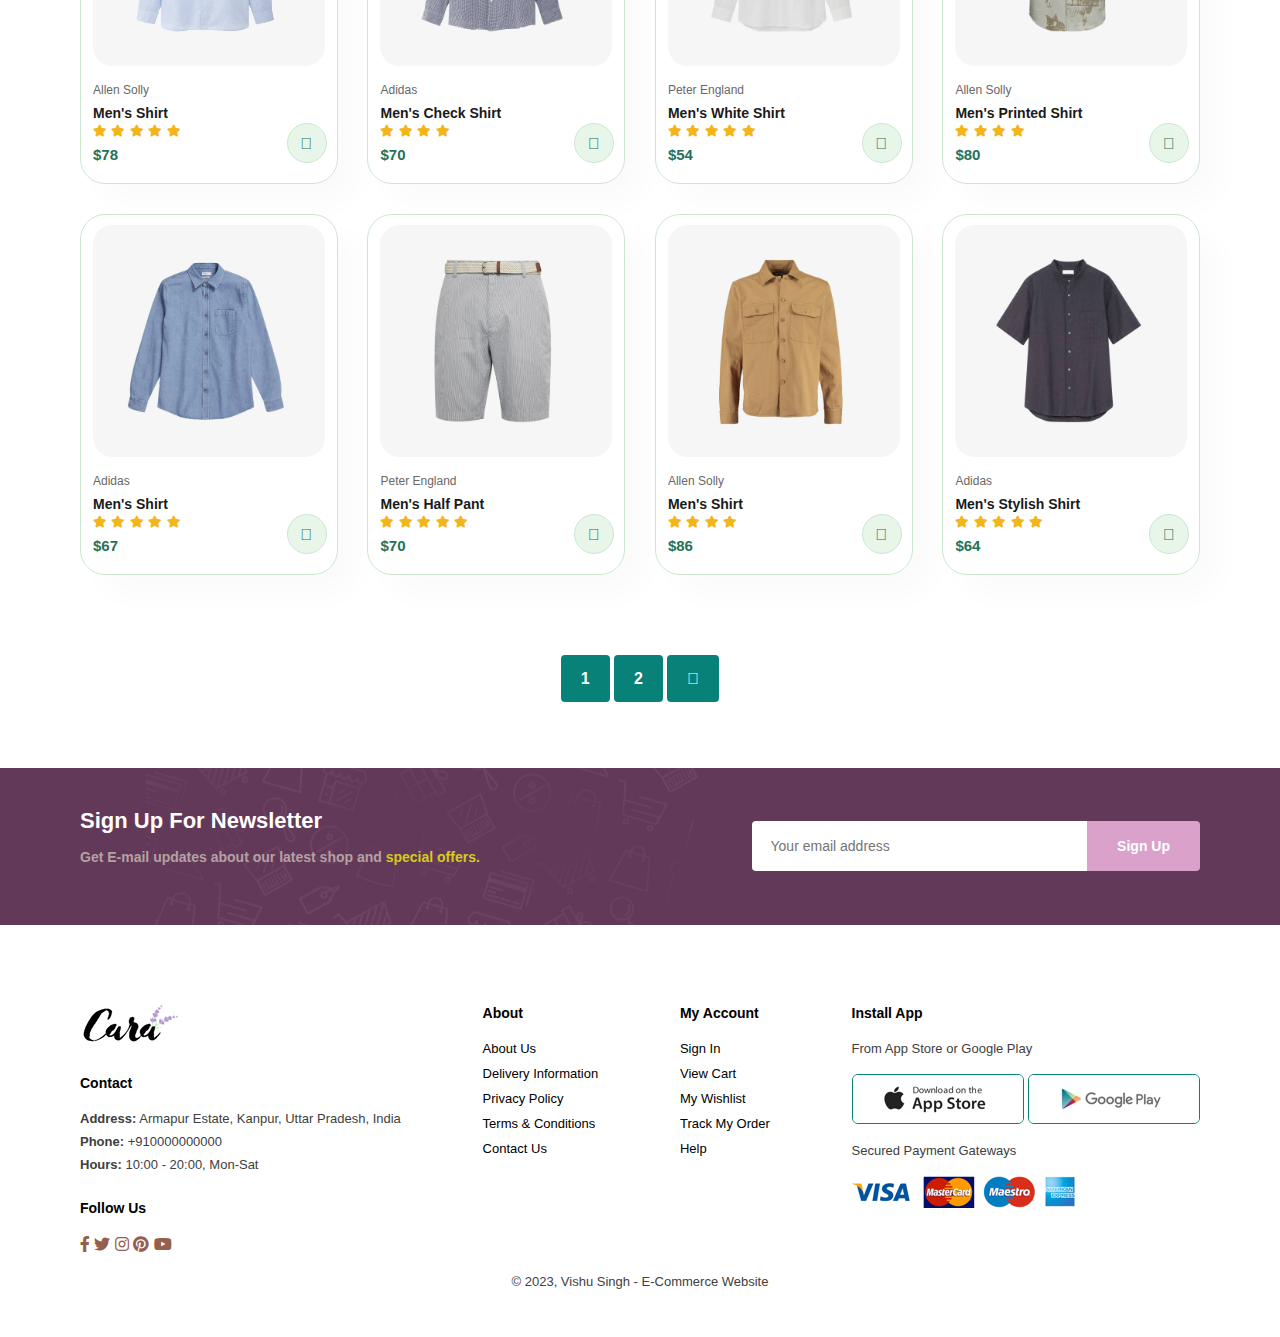
<file: shop.html>
<!DOCTYPE html>
<html lang="en">
<head>
    <meta charset="UTF-8">
    <meta name="viewport" content="width=device-width, initial-scale=1.0">
    <title>E-Commerce Website</title>
    <link rel="stylesheet" href="https://pro.fontawesome.com/releases/v5.10.0/css/all.css">
    <link href="style.css" rel="stylesheet">
</head>
<body>
    <section id="header">
        <a href="#"><img src="./images/logo.png" class="logo" alt=""></a>

        <div>
                <ul id="navbar">
                    <li><a href="index.html">Home</a></li>
                    <li><a class="active" href="shop.html">Shop</a></li>
                    <li><a href="blog.html">Blog</a></li>
                    <li><a href="about.html">About</a></li>
                    <li><a href="contact.html">Contact</a></li>
                    <li id="lg-bag"><a href="cart.html"><i class="far fa-shopping-bag"></i></a></li>
                    <a href="#" id="close"><i class="far fa-times"></i></a>
                </ul>
        </div>

        <div id="mobile">
            <a href="cart.html"><i class="far fa-shopping-bag"></i></a>
            <i id="bar" class="fas fa-outdent"></i>
        </div>

    </section>

    <section id="page-header">
        <h2>#stayhome</h2>
        <p>Save more with coupons & up to 70 % off!</p>
    </section>

    <section id="product1" class="section-p1">
        <div class="pro-container">
            <div class="pro" onclick="window.location.href='singleproduct.html';">
                <img src="images/products/p1.webp" alt="">
                <div class="description">
                    <span>Allen Solly</span>
                    <h5>Men's Printed Shirt</h5>
                    <div class="star">
                        <i class="fas fa-star"></i>
                        <i class="fas fa-star"></i>
                        <i class="fas fa-star"></i>
                        <i class="fas fa-star"></i>
                        <i class="fas fa-star"></i>
                    </div>
                    <h4>$78</h4>
                </div>
                <a href="#"><i class="fal fa-shopping-cart cart"></i></a>
            </div>
            <div class="pro">
                <img src="images/products/p2.webp" alt="">
                <div class="description">
                    <span>Adidas</span>
                    <h5>Men's Shirt</h5>
                    <div class="star">
                        <i class="fas fa-star"></i>
                        <i class="fas fa-star"></i>
                        <i class="fas fa-star"></i>
                        <i class="fas fa-star"></i>
                    </div>
                    <h4>$70</h4>
                </div>
                <a href="#"><i class="fal fa-shopping-cart cart"></i></a>
            </div>
            <div class="pro">
                <img src="images/products/p3.webp" alt="">
                <div class="description">
                    <span>Peter England</span>
                    <h5>Men's Striped Shirt</h5>
                    <div class="star">
                        <i class="fas fa-star"></i>
                        <i class="fas fa-star"></i>
                        <i class="fas fa-star"></i>
                        <i class="fas fa-star"></i>
                        <i class="fas fa-star"></i>
                    </div>
                    <h4>$54</h4>
                </div>
                <a href="#"><i class="fal fa-shopping-cart cart"></i></a>
            </div>
            <div class="pro">
                <img src="images/products/p4.webp" alt="">
                <div class="description">
                    <span>Allen Solly</span>
                    <h5>Men's Shirt</h5>
                    <div class="star">
                        <i class="fas fa-star"></i>
                        <i class="fas fa-star"></i>
                        <i class="fas fa-star"></i>
                        <i class="fas fa-star"></i>
                    </div>
                    <h4>$80</h4>
                </div>
                <a href="#"><i class="fal fa-shopping-cart cart"></i></a>
            </div>
            <div class="pro">
                <img src="images/products/p5.webp" alt="">
                <div class="description">
                    <span>Adidas</span>
                    <h5>Men's Shirt</h5>
                    <div class="star">
                        <i class="fas fa-star"></i>
                        <i class="fas fa-star"></i>
                        <i class="fas fa-star"></i>
                        <i class="fas fa-star"></i>
                        <i class="fas fa-star"></i>
                    </div>
                    <h4>$67</h4>
                </div>
                <a href="#"><i class="fal fa-shopping-cart cart"></i></a>
            </div>
            <div class="pro">
                <img src="images/products/p6.webp" alt="">
                <div class="description">
                    <span>Peter England</span>
                    <h5>Men's Dark Shirt</h5>
                    <div class="star">
                        <i class="fas fa-star"></i>
                        <i class="fas fa-star"></i>
                        <i class="fas fa-star"></i>
                        <i class="fas fa-star"></i>
                        <i class="fas fa-star"></i>
                    </div>
                    <h4>$70</h4>
                </div>
                <a href="#"><i class="fal fa-shopping-cart cart"></i></a>
            </div>
            <div class="pro">
                <img src="images/products/p7.webp" alt="">
                <div class="description">
                    <span>Allen Solly</span>
                    <h5>Men's Shirt</h5>
                    <div class="star">
                        <i class="fas fa-star"></i>
                        <i class="fas fa-star"></i>
                        <i class="fas fa-star"></i>
                        <i class="fas fa-star"></i>
                    </div>
                    <h4>$86</h4>
                </div>
                <a href="#"><i class="fal fa-shopping-cart cart"></i></a>
            </div>
            <div class="pro">
                <img src="images/products/p8.webp" alt="">
                <div class="description">
                    <span>Adidas</span>
                    <h5>Men's Stylish Shirt</h5>
                    <div class="star">
                        <i class="fas fa-star"></i>
                        <i class="fas fa-star"></i>
                        <i class="fas fa-star"></i>
                        <i class="fas fa-star"></i>
                        <i class="fas fa-star"></i>
                    </div>
                    <h4>$64</h4>
                </div>
                <a href="#"><i class="fal fa-shopping-cart cart"></i></a>
            </div>
        
            <div class="pro">
                <img src="images/products/n1.jpg" alt="">
                <div class="description">
                    <span>Allen Solly</span>
                    <h5>Men's Shirt</h5>
                    <div class="star">
                        <i class="fas fa-star"></i>
                        <i class="fas fa-star"></i>
                        <i class="fas fa-star"></i>
                        <i class="fas fa-star"></i>
                        <i class="fas fa-star"></i>
                    </div>
                    <h4>$78</h4>
                </div>
                <a href="#"><i class="fal fa-shopping-cart cart"></i></a>
            </div>
            <div class="pro">
                <img src="images/products/n2.jpg" alt="">
                <div class="description">
                    <span>Adidas</span>
                    <h5>Men's Check Shirt</h5>
                    <div class="star">
                        <i class="fas fa-star"></i>
                        <i class="fas fa-star"></i>
                        <i class="fas fa-star"></i>
                        <i class="fas fa-star"></i>
                    </div>
                    <h4>$70</h4>
                </div>
                <a href="#"><i class="fal fa-shopping-cart cart"></i></a>
            </div>
            <div class="pro">
                <img src="images/products/n3.jpg" alt="">
                <div class="description">
                    <span>Peter England</span>
                    <h5>Men's White Shirt</h5>
                    <div class="star">
                        <i class="fas fa-star"></i>
                        <i class="fas fa-star"></i>
                        <i class="fas fa-star"></i>
                        <i class="fas fa-star"></i>
                        <i class="fas fa-star"></i>
                    </div>
                    <h4>$54</h4>
                </div>
                <a href="#"><i class="fal fa-shopping-cart cart"></i></a>
            </div>
            <div class="pro">
                <img src="images/products/n4.jpg" alt="">
                <div class="description">
                    <span>Allen Solly</span>
                    <h5>Men's Printed Shirt</h5>
                    <div class="star">
                        <i class="fas fa-star"></i>
                        <i class="fas fa-star"></i>
                        <i class="fas fa-star"></i>
                        <i class="fas fa-star"></i>
                    </div>
                    <h4>$80</h4>
                </div>
                <a href="#"><i class="fal fa-shopping-cart cart"></i></a>
            </div>
            <div class="pro">
                <img src="images/products/n5.jpg" alt="">
                <div class="description">
                    <span>Adidas</span>
                    <h5>Men's Shirt</h5>
                    <div class="star">
                        <i class="fas fa-star"></i>
                        <i class="fas fa-star"></i>
                        <i class="fas fa-star"></i>
                        <i class="fas fa-star"></i>
                        <i class="fas fa-star"></i>
                    </div>
                    <h4>$67</h4>
                </div>
                <a href="#"><i class="fal fa-shopping-cart cart"></i></a>
            </div>
            <div class="pro">
                <img src="images/products/n6.jpg" alt="">
                <div class="description">
                    <span>Peter England</span>
                    <h5>Men's Half Pant</h5>
                    <div class="star">
                        <i class="fas fa-star"></i>
                        <i class="fas fa-star"></i>
                        <i class="fas fa-star"></i>
                        <i class="fas fa-star"></i>
                        <i class="fas fa-star"></i>
                    </div>
                    <h4>$70</h4>
                </div>
                <a href="#"><i class="fal fa-shopping-cart cart"></i></a>
            </div>
            <div class="pro">
                <img src="images/products/n7.jpg" alt="">
                <div class="description">
                    <span>Allen Solly</span>
                    <h5>Men's Shirt</h5>
                    <div class="star">
                        <i class="fas fa-star"></i>
                        <i class="fas fa-star"></i>
                        <i class="fas fa-star"></i>
                        <i class="fas fa-star"></i>
                    </div>
                    <h4>$86</h4>
                </div>
                <a href="#"><i class="fal fa-shopping-cart cart"></i></a>
            </div>
            <div class="pro">
                <img src="images/products/n8.jpg" alt="">
                <div class="description">
                    <span>Adidas</span>
                    <h5>Men's Stylish Shirt</h5>
                    <div class="star">
                        <i class="fas fa-star"></i>
                        <i class="fas fa-star"></i>
                        <i class="fas fa-star"></i>
                        <i class="fas fa-star"></i>
                        <i class="fas fa-star"></i>
                    </div>
                    <h4>$64</h4>
                </div>
                <a href="#"><i class="fal fa-shopping-cart cart"></i></a>
            </div>
        </div>
    </section>

    <section id="pagination" class="section-p1">
        <a href="#">1</a>
        <a href="#">2</a>
        <a href="#"><i class="fal fa-long-arrow-alt-right"></i></a>
    </section>

    <section id="newsletter" class="section-p1 section-m1">
        <div class="newstext">
            <h4>Sign Up For Newsletter</h4>
            <p>Get E-mail updates about our latest shop and <span>special offers.</span></p>
        </div>
        <div class="form">
            <input type="text" placeholder="Your email address">
            <button class="normal" >Sign Up</button>
        </div>
    </section>

    <footer class="section-p1">
        <div class="col">
            <img class="logo" src="images/logo.png" alt="">
            <h4>Contact</h4>
            <p><strong>Address:</strong> Armapur Estate, Kanpur, Uttar Pradesh, India</p>
            <p><strong>Phone:</strong> +910000000000</p>
            <p><strong>Hours:</strong> 10:00 - 20:00, Mon-Sat</p>  
            <div class="follow">
                <h4>Follow Us</h4>
                <div class="icon">
                    <i class="fab fa-facebook-f"></i>
                    <i class="fab fa-twitter"></i>
                    <i class="fab fa-instagram"></i>
                    <i class="fab fa-pinterest"></i>
                    <i class="fab fa-youtube"></i>
                </div>
            </div>      
        </div>

        <div class="col">
            <h4>About</h4>
            <a href="#">About Us</a>
            <a href="#">Delivery Information</a>
            <a href="#">Privacy Policy</a>
            <a href="#">Terms & Conditions</a>
            <a href="#">Contact Us</a>
        </div>

        <div class="col">
            <h4>My Account</h4>
            <a href="#">Sign In</a>
            <a href="#">View Cart</a>
            <a href="#">My Wishlist</a>
            <a href="#">Track My Order</a>
            <a href="#">Help</a>
        </div>

        <div class="col install">
            <h4>Install App</h4>
            <p>From App Store or Google Play</p>
            <div class="row">
                <img src="images/payment/app.jpg" alt="">
                <img src="images/payment/play.jpg" alt="">
            </div>
            <p>Secured Payment Gateways</p>
            <img src="images/payment/pay.png" alt="">
        </div>
        <div class="copyright">
            <p>&#xa9 2023, Vishu Singh - E-Commerce Website</p>
        </div>
    </footer>

    
    <script src="script.js"></script>
</body>
</html>
</file>
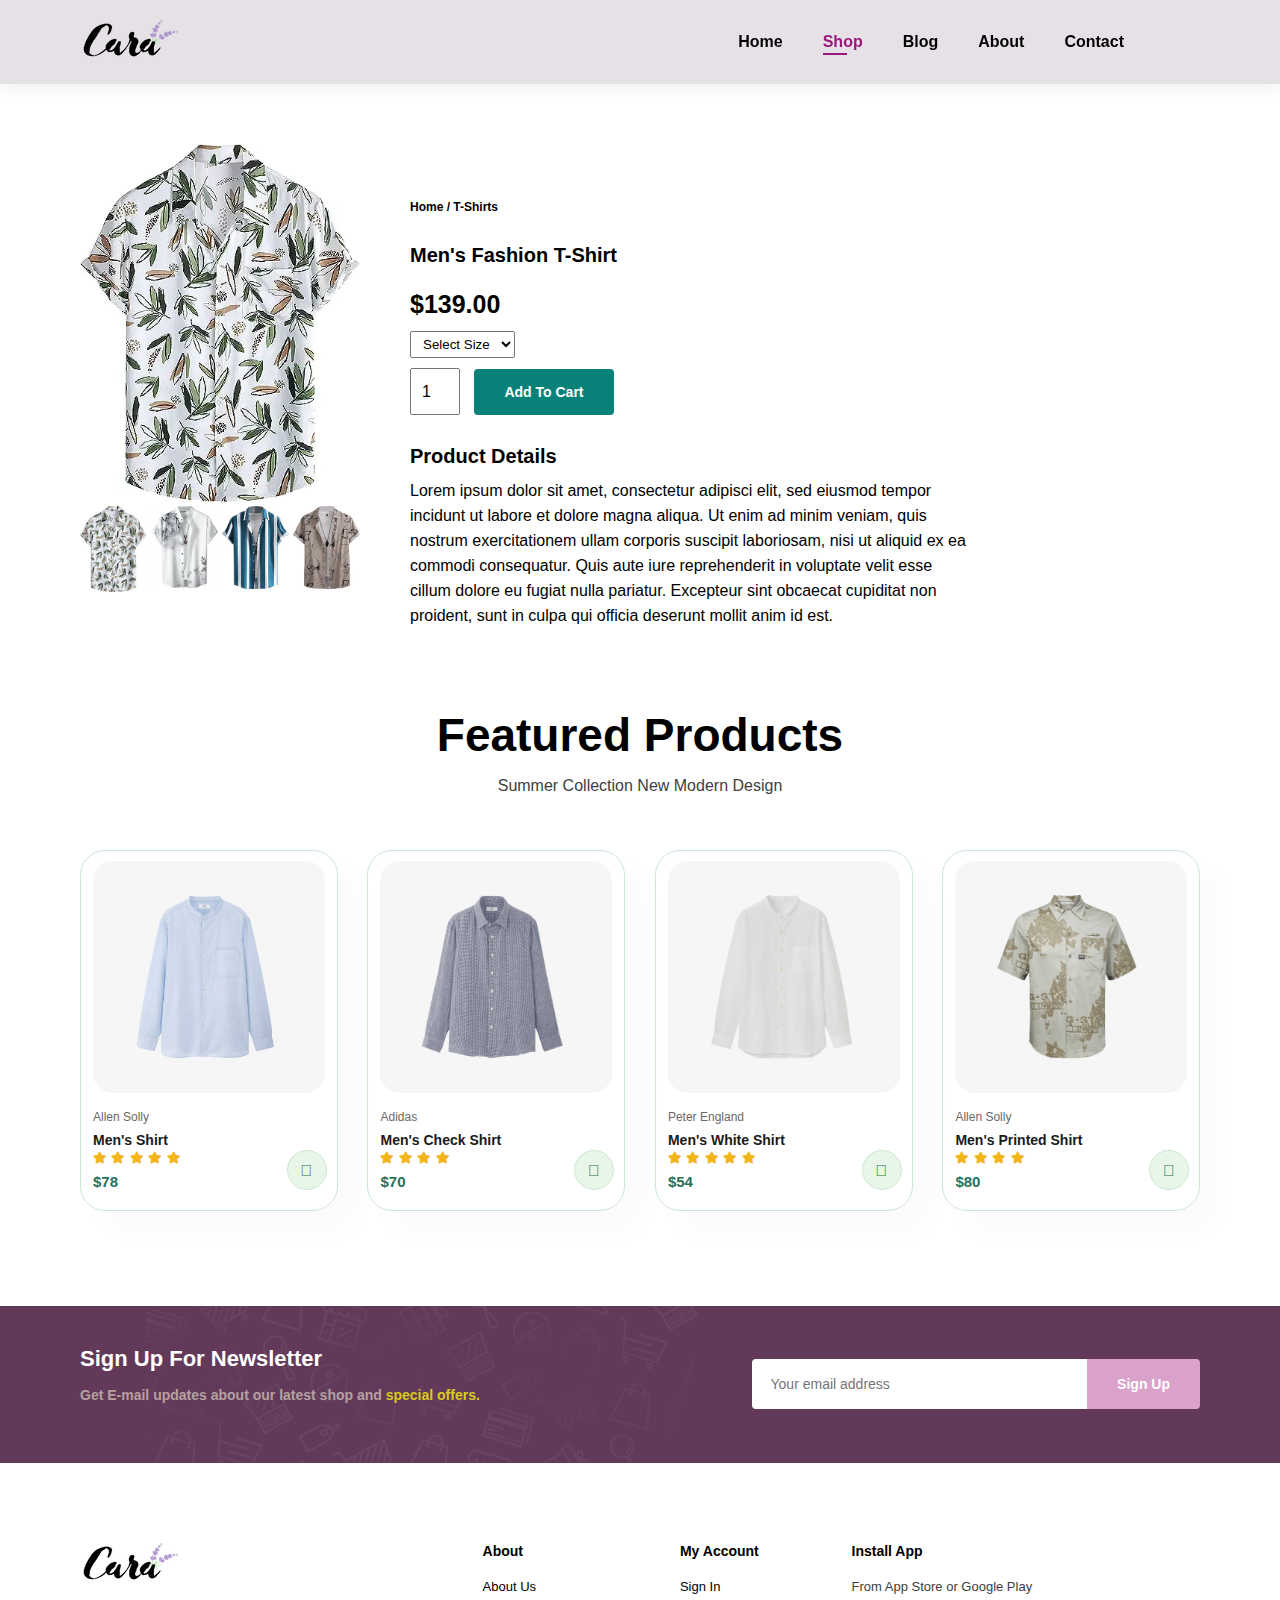
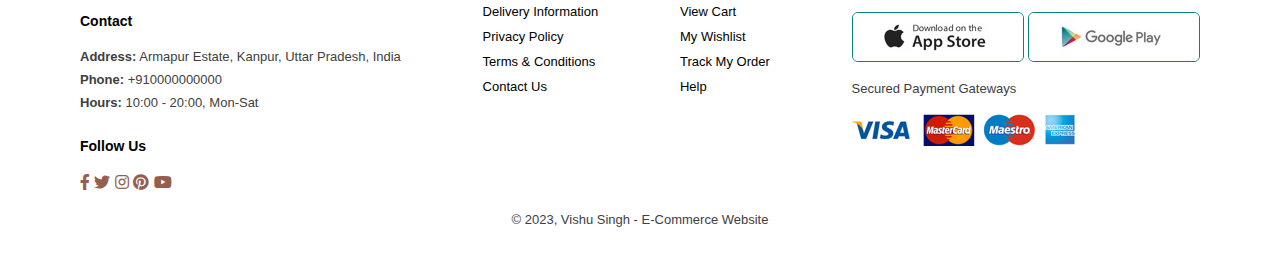
<file: singleproduct.html>
<!DOCTYPE html>
<html lang="en">
<head>
    <meta charset="UTF-8">
    <meta name="viewport" content="width=device-width, initial-scale=1.0">
    <title>E-Commerce Website</title>
    <link rel="stylesheet" href="https://pro.fontawesome.com/releases/v5.10.0/css/all.css">
    <link href="style.css" rel="stylesheet">
</head>
<body>
    <section id="header">
        <a href="#"><img src="./images/logo.png" class="logo" alt=""></a>

        <div>
                <ul id="navbar">
                    <li><a href="index.html">Home</a></li>
                    <li><a class="active" href="shop.html">Shop</a></li>
                    <li><a href="blog.html">Blog</a></li>
                    <li><a href="about.html">About</a></li>
                    <li><a href="contact.html">Contact</a></li>
                    <li id="lg-bag"><a href="cart.html"><i class="far fa-shopping-bag"></i></a></li>
                    <a href="#" id="close"><i class="far fa-times"></i></a>
                </ul>
        </div>

        <div id="mobile">
            <a href="cart.html"><i class="far fa-shopping-bag"></i></a>
            <i id="bar" class="fas fa-outdent"></i>
        </div>

    </section>

    <section id="prodetails" class="section-p1">
        <div class="single-pro-image">
            <img src="images/products/p1.webp" width="100%" id="MainImg" alt="">
            <div class="small-img-group">
                <div class="small-image-col">
                    <img src="images/products/p1.webp" width="100%" class="small-img" alt="">
                </div>
                <div class="small-image-col">
                    <img src="images/products/p2.webp" width="100%" class="small-img" alt="">
                </div>
                <div class="small-image-col">
                    <img src="images/products/p3.webp" width="100%" class="small-img" alt="">
                </div>
                <div class="small-image-col">
                    <img src="images/products/p4.webp" width="100%" class="small-img" alt="">
                </div>
            </div>
        </div>

        <div class="single-pro-details">
            <h6>Home / T-Shirts</h6>
            <h4>Men's Fashion T-Shirt</h4>
            <h2>$139.00</h2>
            <select>
                <option>Select Size</option>
                <option>M</option>
                <option>L</option>
                <option>XL</option>
                <option>XL</option>
            </select>
            <input type="number" value="1">
            <button class="normal">Add To Cart</button>
            <h4>Product Details</h4>
            <span>Lorem ipsum dolor sit amet, consectetur adipisci elit, 
                sed eiusmod tempor incidunt ut labore et dolore magna aliqua. 
                Ut enim ad minim veniam, quis nostrum exercitationem ullam corporis 
                suscipit laboriosam, nisi ut aliquid ex ea commodi consequatur. 
                Quis aute iure reprehenderit in voluptate velit esse cillum dolore 
                eu fugiat nulla pariatur. Excepteur sint obcaecat cupiditat non 
                proident, sunt in culpa qui officia deserunt mollit anim id est. 
            </span>
        </div>

    </section>

    <section id="product1" class="section-p1">
        <h2>Featured Products</h2>
        <p>Summer Collection New Modern Design</p>
        <div class="pro-container">
            <div class="pro">
                <img src="images/products/n1.jpg" alt="">
                <div class="description">
                    <span>Allen Solly</span>
                    <h5>Men's Shirt</h5>
                    <div class="star">
                        <i class="fas fa-star"></i>
                        <i class="fas fa-star"></i>
                        <i class="fas fa-star"></i>
                        <i class="fas fa-star"></i>
                        <i class="fas fa-star"></i>
                    </div>
                    <h4>$78</h4>
                </div>
                <a href="#"><i class="fal fa-shopping-cart cart"></i></a>
            </div>
            <div class="pro">
                <img src="images/products/n2.jpg" alt="">
                <div class="description">
                    <span>Adidas</span>
                    <h5>Men's Check Shirt</h5>
                    <div class="star">
                        <i class="fas fa-star"></i>
                        <i class="fas fa-star"></i>
                        <i class="fas fa-star"></i>
                        <i class="fas fa-star"></i>
                    </div>
                    <h4>$70</h4>
                </div>
                <a href="#"><i class="fal fa-shopping-cart cart"></i></a>
            </div>
            <div class="pro">
                <img src="images/products/n3.jpg" alt="">
                <div class="description">
                    <span>Peter England</span>
                    <h5>Men's White Shirt</h5>
                    <div class="star">
                        <i class="fas fa-star"></i>
                        <i class="fas fa-star"></i>
                        <i class="fas fa-star"></i>
                        <i class="fas fa-star"></i>
                        <i class="fas fa-star"></i>
                    </div>
                    <h4>$54</h4>
                </div>
                <a href="#"><i class="fal fa-shopping-cart cart"></i></a>
            </div>
            <div class="pro">
                <img src="images/products/n4.jpg" alt="">
                <div class="description">
                    <span>Allen Solly</span>
                    <h5>Men's Printed Shirt</h5>
                    <div class="star">
                        <i class="fas fa-star"></i>
                        <i class="fas fa-star"></i>
                        <i class="fas fa-star"></i>
                        <i class="fas fa-star"></i>
                    </div>
                    <h4>$80</h4>
                </div>
                <a href="#"><i class="fal fa-shopping-cart cart"></i></a>
            </div>
        </div>
    </section>

    <section id="newsletter" class="section-p1 section-m1">
        <div class="newstext">
            <h4>Sign Up For Newsletter</h4>
            <p>Get E-mail updates about our latest shop and <span>special offers.</span></p>
        </div>
        <div class="form">
            <input type="text" placeholder="Your email address">
            <button class="normal" >Sign Up</button>
        </div>
    </section>

    <footer class="section-p1">
        <div class="col">
            <img class="logo" src="images/logo.png" alt="">
            <h4>Contact</h4>
            <p><strong>Address:</strong> Armapur Estate, Kanpur, Uttar Pradesh, India</p>
            <p><strong>Phone:</strong> +910000000000</p>
            <p><strong>Hours:</strong> 10:00 - 20:00, Mon-Sat</p>  
            <div class="follow">
                <h4>Follow Us</h4>
                <div class="icon">
                    <i class="fab fa-facebook-f"></i>
                    <i class="fab fa-twitter"></i>
                    <i class="fab fa-instagram"></i>
                    <i class="fab fa-pinterest"></i>
                    <i class="fab fa-youtube"></i>
                </div>
            </div>      
        </div>

        <div class="col">
            <h4>About</h4>
            <a href="#">About Us</a>
            <a href="#">Delivery Information</a>
            <a href="#">Privacy Policy</a>
            <a href="#">Terms & Conditions</a>
            <a href="#">Contact Us</a>
        </div>

        <div class="col">
            <h4>My Account</h4>
            <a href="#">Sign In</a>
            <a href="#">View Cart</a>
            <a href="#">My Wishlist</a>
            <a href="#">Track My Order</a>
            <a href="#">Help</a>
        </div>

        <div class="col install">
            <h4>Install App</h4>
            <p>From App Store or Google Play</p>
            <div class="row">
                <img src="images/payment/app.jpg" alt="">
                <img src="images/payment/play.jpg" alt="">
            </div>
            <p>Secured Payment Gateways</p>
            <img src="images/payment/pay.png" alt="">
        </div>
        <div class="copyright">
            <p>&#xa9 2023, Vishu Singh - E-Commerce Website</p>
        </div>
    </footer>

    <script>
         var MainImg = document.getElementById("MainImg");
         var SmallImg = document.getElementsByClassName("small-img");

         /* Changing image of single product on selecting other image*/

        SmallImg[0].onclick = function(){
           MainImg.src = SmallImg[0].src; 
        }
        SmallImg[1].onclick = function(){
           MainImg.src = SmallImg[1].src; 
        }
        SmallImg[2].onclick = function(){
           MainImg.src = SmallImg[2].src; 
        }
        SmallImg[3].onclick = function(){
           MainImg.src = SmallImg[3].src; 
        }
    </script>

    <script src="script.js"></script>
</body>
</html>
</file>
<file: style.css>
@import url('https://fonts.googleapis.com/css2?family=League+Spartan&family=Poppins:wght@400;700&display=swap');

*{
    margin: 0;
    padding: 0;
    box-sizing: border-box;
    font-family: 'Spartan', sans-serif;
}

html{
    scroll-behavior: smooth;
}

h1{
    font-size: 50px;
    line-height: 64px;
    color: black;
}

h2{
    font-size: 46px;
    line-height: 54px;
    color: black;
}

h4{
    font-size: 20px;
    color: black;
}

h6{
    font-weight: 700;
    font-size: 12px;
}

p{
    font-size: 16px;
    color: rgb(64, 62, 62);
    margin: 15px 0 20px 0;
}

.section-p1{
    padding: 40px 80px;
}

.section-m1{
    margin: 40px 0;
}

button.normal{
    font-size: 14px;
    font-weight: 600;
    padding: 15px 30px;
    color: black;
    background-color: white;
    border-radius: 4px;
    cursor: pointer;
    border: none;
    outline: none;
    transition: 0.2s;
}

button.white{
    font-size: 13px;
    font-weight: 600;
    padding: 11px 18px;
    color: white;
    background-color: transparent;
    cursor: pointer;
    border: 1px solid white;
    outline: none;
    transition: 0.2s;
}

body{
    width: 100%;   
}

#header{
    display: flex;
    align-items: center;
    justify-content: space-between;
    padding: 20px 80px;
    background-color: rgb(230, 225, 230);
    box-shadow: 0 5px 15px rgba(0, 0, 0, 0.06 );
    z-index: 999;
    position: sticky;
    top: 0;
    left: 0;
}

#navbar{
    display: flex;
    align-items: center;
    justify-content: center;
}

#navbar li{
    list-style: none;
    padding: 0 20px;
    position: relative;
}

#navbar li a{
    text-decoration: none;
    font-size: 16px;
    font-weight: 600;
    color: black;
    transition: 0.03s;
}

#navbar li a:hover, 
#navbar li a.active{
    color: rgb(154, 24, 124);
}

#navbar li a.active::after,
#navbar li a:hover::after{
    content: "";
    width: 30%;
    height: 2px;
    background-color: rgb(154, 24, 124);
    position: absolute;
    bottom: -4px;
    left: 20px;
}

#mobile{
    display: none;
    align-items: center;
}

#close{
    display: none;
}

/* Home page */

#hero{
    background-image: url("images/hero4.png");
    height: 90vh;
    width: 100%;
    background-size: cover;
    background-position: top 25% right 0;
    padding: 0 80px;
    display: flex;
    flex-direction: column;
    align-items: flex-start;
    justify-content: center;
}

#hero h4{
    padding-bottom: 15px;
}

#hero h1{
    color: rgb(127, 111, 174);
}

#hero button{
    background-image: url("images/button.png");
    background-color: transparent;
    color: rgb(127, 111, 174);
    border:0;
    padding: 14px 80px 14px 65px;
    background-repeat: no-repeat;
    cursor: pointer;
    font-weight: 700;
    font-size: 15px;
}

#feature{
    display: flex;
    align-items: center;
    justify-content: space-around;
    flex-wrap: wrap;
}

#feature .fe-box{
    width: 180px;
    text-align: center;
    padding: 25px 15px;
    box-shadow: 20px 20px 34px rgba(0, 0, 0, 0.03);
    border: 1px solid #cce7d0;
    border-radius: 4px;
    margin: 15px 0;
}

#feature .fe-box:hover{
    box-shadow: 10px 10px 54px rgba(70, 62, 221, 0.1);

}

#feature .fe-box img{
    width: 100%;
    margin-bottom: 10px;
}

#feature .fe-box h6{
    display: inline-block;
    padding: 9px 8px 6px 8px;
    line-height: 1;
    border-radius: 4p;
    color: rgb(127, 111, 174);
    background-color: #fddde4;
}

#feature .fe-box:nth-child(2) h6{
    background-color: rgb(185, 214, 185) ;
}

#feature .fe-box:nth-child(3) h6{
    background-color: rgb(174, 171, 189) ;
}

#feature .fe-box:nth-child(4) h6{
    background-color: rgb(220, 230, 182) ;
}

#feature .fe-box:nth-child(5) h6{
    background-color: rgb(166, 211, 215) ;
}

#feature .fe-box:nth-child(6) h6{
    background-color: rgb(232, 187, 165) ;
}

#product1{
    text-align: center;
}

#product1 .pro{
    width: 23%;
    min-width: 250px;
    padding: 10px 12px;
    border: 1px solid #cce7d0;
    border-radius: 25px;
    cursor: pointer;
    box-shadow: 20px 20px 30px rgba(0, 0, 0, 0.02);
    margin: 15px 0;
    transition: 0.2s ease;
    position: relative;
}

#product1 .pro img{
    width: 100%;
    border-radius: 20px;
}

#product1 .pro:hover{
    box-shadow: 20px 20px 30px rgba(0, 0, 0, 0.06);
}

#product1 .pro .description{
    text-align: start;
    padding: 10px 0;

}

#product1 .pro .description span{
    color: rgb(106, 103, 103);
    font-size: 12px;
}

#product1 .pro .description h5{
    padding-top: 7px;
    color: #1a1a1a;
    font-size: 14px;
}

#product1 .pro .description i{
    font-size: 12px;
    color: rgb(243, 181, 25);
}

#product1 .pro .description h4{
    padding-top: 7px;
    font-size: 15px;
    font-weight: 700;
    color: rgb(38, 114, 89);
}

#product1 .pro .cart{
    width: 40px;
    height: 40px;
    line-height: 40px;
    border-radius: 50px;
    background-color: #e8f6ea;
    font-weight: 500;
    color: rgb(38, 114, 89);
    border: 1px solid #cce7d0;
    position: absolute;
    bottom: 20px;
    right: 10px;
}

#product1 .pro-container{
    display: flex;
    justify-content: space-between;
    padding-top: 20px;
    align-items: center;
    flex-wrap: wrap;
}

#banner{
    display: flex;
    flex-direction: column;
    justify-content: center;
    align-items: center;
    text-align: center;
    background-image: url("images/banners/b2.jpg");
    width: 100%;
    height: 40vh;
    background-size: cover;
    background-position: center;
}

#banner h4{
    color: white;
    font-size: 16px;
}

#banner h2{
    color: white;
    font-size: 30px;
    padding: 10px 0;
}

#banner h2 span{
    color: rgb(229, 31, 31);
}

#banner button:hover{
    background-color: #82d7d2;
    color: white;
}

#sm-banner{
    display: flex;
    justify-content: space-between;
    flex-wrap: wrap;
}

#sm-banner .banner-box{
    display: flex;
    flex-direction: column;
    justify-content: center;
    align-items: flex-start;
    background-image: url("images/banners/b17.jpg");
    min-width: 580px;
    height: 50vh;
    background-size: cover;
    background-position: center;
    padding: 30px;
}

#sm-banner .banner-box2{
    background-image: url("images/banners/b10.jpg");
}


#sm-banner h4{
    color: white;
    font-size: 20px;
    font-weight: 300;
}

#sm-banner h2{
    color: white;
    font-size: 28px;
    font-weight: 800;
}

#sm-banner span{
    color: white;
    font-size: 14px;
    font-weight: 500;
    padding-bottom: 15px;
}

#sm-banner .banner-box:hover button{
    background-color: #82d7d2;
    border: 1px solid #82d7d2 ;
}

#banner3{
    display: flex;
    justify-content: space-between;
    flex-wrap: wrap;
    padding: 0 80px;
}

#banner3 .banner-box{
    display: flex;
    flex-direction: column;
    justify-content: center;
    align-items: flex-start;
    background-image: url("images/banners/b7.jpg");
    min-width: 30%;
    height: 30vh;
    background-size: cover;
    background-position: center;
    padding: 20px;
    margin-bottom: 20px;
}
#banner3 .banner-box2{
    background-image: url("images/banners/b4.jpg");
}

#banner3 .banner-box3{
    background-image: url("images/banners/b18.jpg");
}

#banner3 h2{
    color: white;
    font-weight: 900;
    font-size: 22px;
}

#banner3 h3{
    color: rgb(200, 48, 48);
    font-weight: 800;
    font-size: 15px;
}

#newsletter{
    display: flex;
    justify-content: space-between;
    flex-wrap: wrap;
    align-items: center;
    background-image: url("images/banners/b14.png");
    background-repeat: no-repeat;
    background-position: 20% 30%;
    background-color: #63395a;
}

#newsletter h4{
    font-size: 22px;
    font-weight: 700;
    color: white;
}

#newsletter p{
    font-size: 14px;
    font-weight: 600;
    color: rgb(181, 161, 161);
}

#newsletter span{
    color: rgb(214, 204, 25);
}

#newsletter .form{
    display: flex;
    width: 40%;
}


#newsletter input{
    height: 3.125rem;
    padding: 0 1.25em;
    font-size: 14px;
    width: 100%;
    border: 1px solid transparent;
    border-radius: 4px;
    outline: none;
    border-top-right-radius: 0;
    border-bottom-right-radius: 0;
}

#newsletter button{
    background-color: #daa2cb;
    color: white;
    white-space: nowrap;
    border-top-left-radius: 0;
    border-bottom-left-radius: 0;
}

footer{
    display: flex;
    flex-wrap: wrap;
    justify-content: space-between;
}

footer .col{
    display: flex;
    flex-direction: column;
    align-items: flex-start;
    margin-bottom: 20px;
}

footer .logo{
    margin-bottom: 30px;
}

footer h4{
    font-size: 14px;
    padding-bottom: 20px;
}

footer p{
    font-size: 13px;
    margin: 0 0 8px 0;
}

footer a{
    font-size: 13px;
    text-decoration: none;
    color: black;
    margin-bottom: 10px;
}

footer .follow{
    margin-top: 20px;
}

footer .follow{
    color: #955f4d;
    padding-right: 4px;
    cursor: pointer;
}

footer .install .row img{
    border: 1px solid #088178;
    border-radius: 6px;
}

footer .install img{
    margin: 10px 0 15px 0;
}

footer .follow:hover,
footer a:hover {
    color: #088178 ;
}

footer .copyright{
    width: 100%;
    text-align: center;
}

/* Shop Page */

#page-header{
    background-image: url('images/banners/b1.jpg');
    width: 100%;
    height: 40vh;
    background-size: cover;
    display: flex;
    justify-content: center;
    align-items: center;
    flex-direction: column;
    padding: 14px;
}

#page-header h2,
#page-header p{
    color: white;
}

#pagination{
    text-align: center;
}

#pagination a{
    text-decoration: none;
    background-color: #088178;
    padding: 15px 20px;
    border-radius: 4px;
    color: white;
    font-weight: 600;
}

#pagination a i{
    font-size: 16px;
    font-weight: 600;
}


/* Single product page */

#prodetails{
    display: flex;
    margin-top: 20px;
}

#prodetails .single-pro-image{
    width: 25%;
    margin-right: 50px;
}

.small-img-group{
    display: flex;
    justify-content: space-between;
}

.small-image-col{
    flex-basis: 24%;
    cursor: pointer;
}

#prodetails .single-pro-details{
    width: 50%;
    padding-top: 5%;
}

#prodetails .single-pro-details h4{
    padding: 30px 0 10px 0;
}

#prodetails .single-pro-details h2{
    font-size: 25px;
}

#prodetails .single-pro-details select{
    display: block;
    padding: 4px 8px;
    margin-bottom: 10px;
}

#prodetails .single-pro-details input{
    width: 50px;
    height: 47px;
    padding-left: 10px;
    font-size: 16px;
    margin-right: 10px;
}

#prodetails .single-pro-details button{
    background-color: #088178;
    color: white;
}

#prodetails .single-pro-details input:focus{
    outline: none;
}

#prodetails .single-pro-details span{
    line-height: 25px;
}


/* Blog Page */

#page-header.blog-header{
    background-image: url("images/banners/b19.jpg");
}

#blog{
    padding: 150px 150px 0 150px;
}

#blog .blog-box{
    display: flex;
    align-items: center;
    width: 100%;
    position: relative;
    padding-bottom: 90px;
}

#blog .blog-img{
    width: 50%;
    margin-right: 40px;
}

#blog img{
    width: 100%;
    height: 300px;
    object-fit: cover;
}

#blog .blog-details{
    width: 50%;
}

#blog .blog-details a{
    text-decoration: none;
    font-size: 11px;
    color: black;
    font-weight: 700;
    position: relative;
    transition: 0.3s;
}

#blog .blog-details a::after{
    content: "";
    width: 50px;
    height: 1px;
    background-color:black;
    position: absolute;
    top: 4px;
    right: -60px;
}

#blog .blog-details a:hover{
    color: #088178;

}

#blog .blog-details a:hover::after{
    background-color: #088178;
}

#blog .blog-box h1{
    position: absolute;
    top: -40px;
    left: 0;
    font-size: 70px;
    font-weight: 300;
    color: rgb(150, 142, 142);
    z-index: -9;                     /* used for putting text behind the image*/
}

/* About Page */

#page-header.about-header{
    background-image: url("images/about/banner.png");
}

#about-head{
    display: flex;
    align-items: center;
}

#about-head img{
    width: 50%;
    height: auto;
}

#about-head div{
    padding: 40px;
}

#about-app{
    text-align: center;
}

#about-app .video{
    width: 70%;
    height: 100%;
    margin: 30px auto 0 auto;
}

#about-app .video video{
    width: 100%;
    height: 100%;
    border-radius: 20px;
}


/* Contact Page */

#contact-details{
    display: flex;
    align-items: center;
    justify-content: space-between;
}

#contact-details .details{
    width: 40%;
}

#contact-details .details span,
#form-details form span {
    font-size: 12px;
}

#contact-details .details h2,
#form-details form h2 {
    font-size: 26px;
    line-height: 35px;
    padding: 20px 0;
}

#contact-details .details h3{
    font-size: 16px;
    padding-bottom: 15px;
}

#contact-details .details li{
    list-style: none;
    display: flex;
    padding: 10px 0;
}

#contact-details .details li i{
    font-size: 14px;
    padding-right: 22px;
}

#contact-details .details li p{
    margin: 0;
    font-size: 14px;
}

#contact-details .map{
    width: 55%;
    height: 400px;
}

#contact-details .iframe{
    width: 100%;
    height: 100%;
}

#form-details{
    display: flex;
    justify-content: space-between;
    margin: 30px;
    padding: 80px;
    border: 1px solid rgb(226, 217, 217);
}

#form-details form{
    width: 65%;
    display: flex;
    flex-direction: column;
    align-items: flex-start;
}

#form-details form input,
#form-details form textarea{
    width: 100%;
    padding: 12px 15px;
    outline: none;
    margin-bottom: 20px;
    border: 1px solid #e1e1e1;
}

#form-details form button{
    background-color: #088178;
    color: white;
}

#form-details .people div{
    padding-bottom: 25px;
    display: flex;
    align-items: flex-start;
}

#form-details .people div img{
    width: 65px;
    height: 65px;
    object-fit: cover;
    margin-right: 15px;
}

#form-details .people div p{
    margin: 0;
    font-size: 13px;
    line-height: 25px;
}

#form-details .people div p span{
    display: block;
    font-size: 16px;
    font-weight: 600;
    color: black;
}


/* Cart Page */

#cart{
    overflow-x: auto;
}

#cart table{
    width: 100%;
    border-collapse: collapse;
    table-layout: fixed;
    white-space: nowrap;
}

#cart table img{
    width: 70px;
}

#cart table td:nth-child(1){
    width: 100px;
    text-align: center;
}

#cart table td:nth-child(2){
    width: 150px;
    text-align: center;
}

#cart table td:nth-child(3){
    width: 250px;
    text-align: center;
}

#cart table td:nth-child(4),
#cart table td:nth-child(5),
#cart table td:nth-child(6){
    width: 150px;
    text-align: center;
}

#cart table td:nth-child(5) input{
    width: 70px;
    padding: 10px 5px 10px 15px;
}

#cart table thead{
    border: 1px solid #e2e9e1;
    border-left: none;
    border-right: none;
}

#cart table thead td{
    font-weight: 700;
    text-transform: uppercase;
    font-size: 13px;
    padding: 18px 0;
}

#cart table tbody tr td{
    padding-top: 15px;
}

#cart table tbody td{
    font-size: 13px;
}

#cart-add{
    display: flex;
    flex-wrap: wrap;
    justify-content: space-between;
}

#coupon{
    width: 50%;
    margin-bottom: 30px;
}

#coupon h3,
#subtotal h3{
    padding-bottom: 15px;
}

#coupon input{
    padding: 10px 20px;
    outline: none;
    width: 60%;
    margin-right: 10px;
    border: 1px solid #e2e9e1;
}

#coupon button,
#subtotal button{
    background-color: #088178;
    color: white;
    padding: 12px 20px;
}

#subtotal{
    width: 50%;
    margin-bottom: 30px;
    border: 1px solid #e2e9e1;
    padding: 30px;
}

#subtotal table{
    border-collapse: collapse;
    width: 100%;
    margin-bottom: 20px;
}

#subtotal table td{
    width: 50%;
    border: 1px solid #e2e9e1;
    padding: 10px;
    font-size: 13px;
}



/* Media Query for tablets for home page*/

@media (max-width:799px) {
    .section-p1{
        padding: 40px 40px;
    }

    #navbar{
        display: flex;
        flex-direction: column;
        align-items: flex-start;
        justify-content: flex-start;
        position: fixed;
        top: 0;
        right: -300px;
        height: 100vh;
        width: 300px;
        background-color: #E3E6F3;
        box-shadow: 0 40px 60px rgba(0, 0, 0, 0.1);
        padding: 80px 0 0 10px;
        transition: 0.3s;
    }

    #navbar.active{
        right: 0;
    }

    #navbar li{
        margin-bottom: 25px;
    }

    #mobile{
        display: flex;
        align-items: center;
    }

    #mobile i{
        color: black;
        font-size: 24px;
        padding-left: 24px;
    }

    #close{
        display: initial;
        position: absolute;
        top: 30px;
        left: 30px;
        color: black;
        font-size: 24px;
    }

    #lg-bag{
        display: none;
    }
    #hero{
        height: 70vh;
        padding: 0 80px;
        background-position: top 30% right 30%;
    }

    #feature{
        justify-content: center;
    }

    #feature .fe-box{
        margin: 15px 15px;
    }

    #product1 .pro-container{
        justify-content: center;
    }

    #product1 .pro{
        margin: 15px;
    }

    #banner{
        height: 20vh;
    }

    #sm-banner .banner-box{
        min-width: 100%;
        height: 30vh;
    }

    #banner3 {
        padding: 0 40px;
    }

    #banner3 .banner-box{
        width: 28%;
    }

    #newsletter .form{
        width: 70%;
    }

    /* Contact Page */ 

    #form-details{
        padding: 40px;
    }

    #form-details form{
        width: 50%;
    }   
}



/* Media Query for phones */

@media (max-width:477px) {
    .section-p1{
        padding: 20px;
    }

    #header{
        padding: 10px 30px;
    }

    h1{
        font-size: 38px;
    }

    h2{
        font-size: 32px;
    }

    #hero{
        padding: 0 20px;
        background-position: 55%;
    }

    #feature{
        justify-content: space-between;
    }

    #feature .fe-box{
        width: 155px;
        margin: 0 0 15px 0;
    }

    #product1 .pro{
        width: 100%;
    }

    #banner{
        height: 40vh;
    }

    #sm-banner .banner-box{
        height: 40vh;
    }

    #sm-banner .banner-box2{
        margin-top: 20px;
    }

    #banner3{
        padding: 0 20px;
    }

    #banner3 .banner-box{
        width: 100%;
    }

    #newsletter{
        padding: 40px 20px;
    }

    #newsletter .form{
        width: 100%;
    }

    footer .copyright{
        text-align: start;
    }

    /* Single Product page media query */

    #prodetails{
        display: flex;
        flex-direction: column;
    }

    #prodetails .single-pro-image{
        width: 100%;
        margin-right: 0px;
    }

    #prodetails .single-pro-details{
        width: 100%;
    }


    /* Blog Page */

    #blog{
        padding: 100px 20px 0 20px;
    }

    #blog .blog-box{
        display: flex;
        flex-direction: column;
        align-items: flex-start;
        width: 100%;
        position: relative;
        padding-bottom: 90px;
    }

    #blog .blog-img{
        width: 100%;
        margin-right: 0px;
        margin-bottom: 30px;
    }

    #blog .blog-details{
        width: 100%;
    }

    /* About Page */

    #about-head{
        flex-direction: column;
    }

    #about-head img{
        width: 100%;
        margin-bottom: 20px;
    }

    #about-head div{
        padding-left: 0px;
    }

    #about-app .video{
        width: 100%;
    }

    /* Contact Page */

    #contact-details{
        flex-direction: column;
    }

    #contact-details .details{
        width: 100%;
        margin-bottom: 30px;
    }

    #contact-details .map{
        width: 100%;
    }

    #form-details {
        margin: 10px;
        padding: 30px 10px;
        flex-wrap: wrap;
    }

    #form-details form{
        width: 100%;
        margin-bottom: 30px;
    }
    
    /* Cart Page */

    #cart-add{
        flex-direction: column;
    }

    #coupon{
        width: 100%;
    }

    #subtotal{
        width: 100%;
        padding: 20px;
    }

}
</file>
